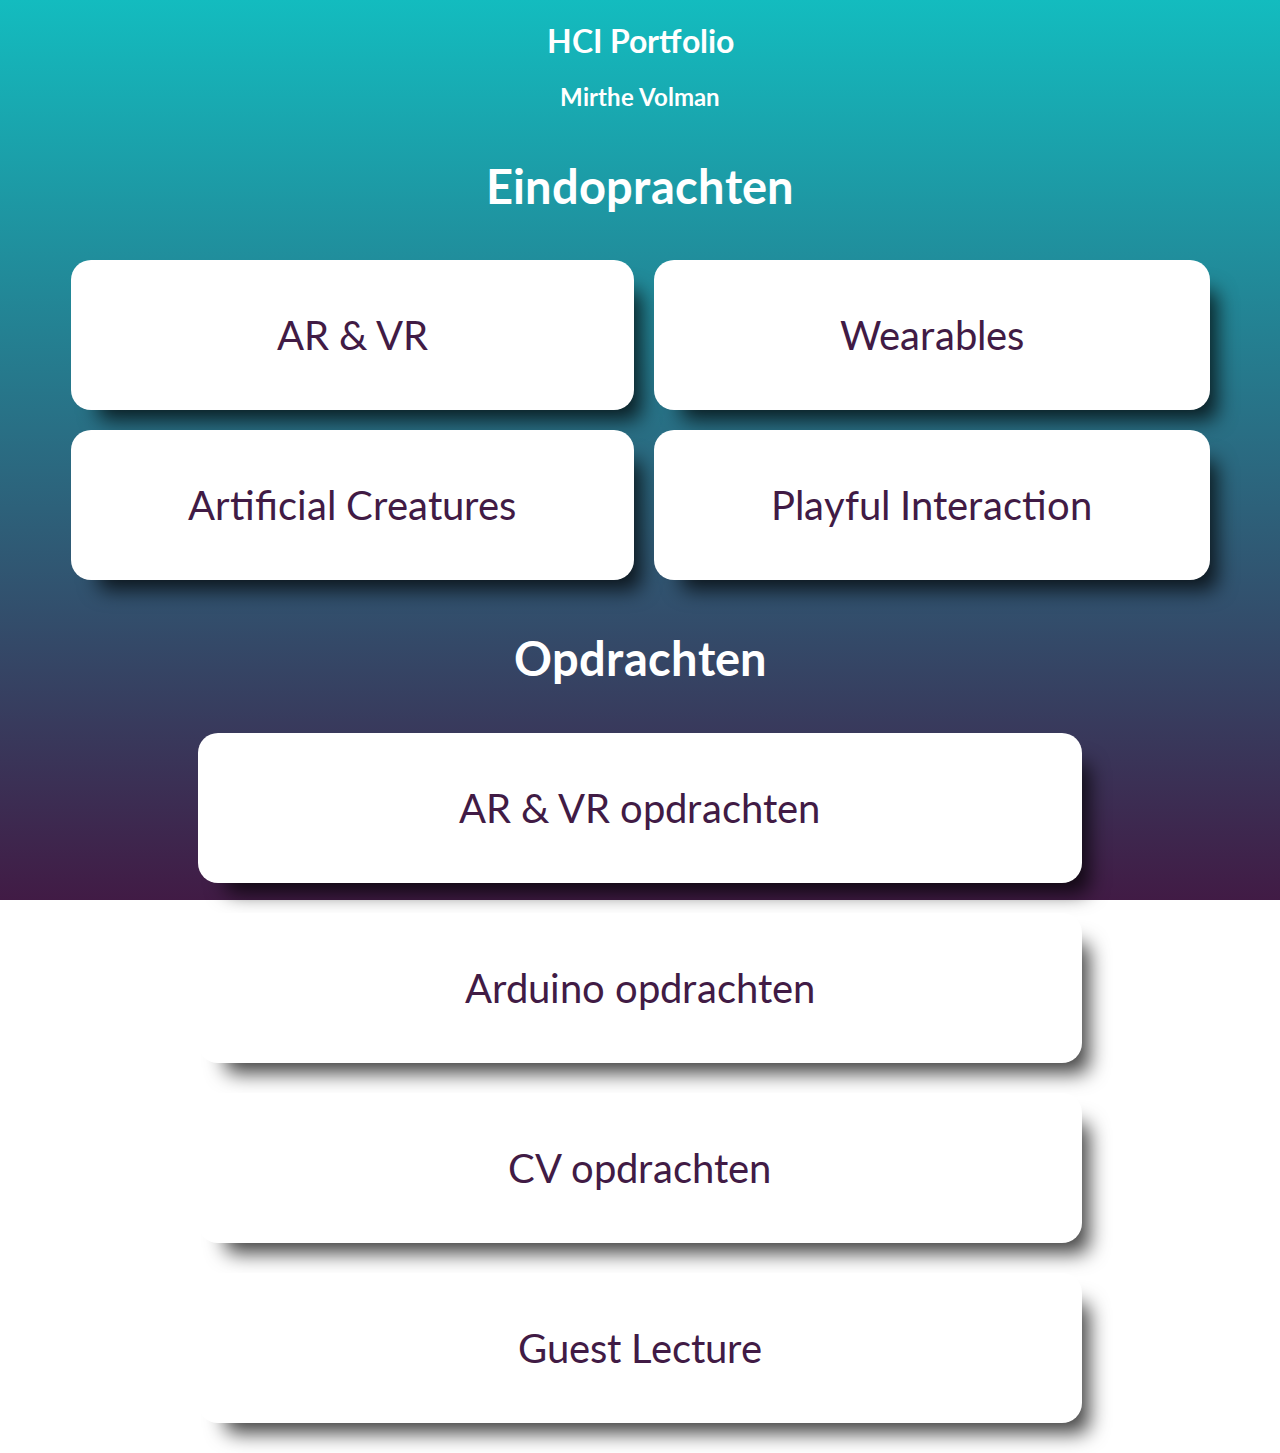
<file: index.html>
<!DOCTYPE html>
<html>
	<head>
		<title>HCI Portfolio Mirthe Volman</title>
		<link rel="stylesheet" type="text/css" href="styles/style.css"/>
		<meta charset="utf-8"/>
		<meta name="viewport" content="width=device-width, initial-scale=1"/>
	</head>
	<body>
		<h1>HCI Portfolio</h1>
		<h2>Mirthe Volman</h2>
		<h3>Eindoprachten</h3>
		<article id="deel1">
			<a href="ARVR/ARVR.html"><div id="ARVR"><p>AR & VR</p></div></a>
			<a href="Arduino/arduino.html"><div id="W"><p>Wearables</p></div></a>
			<a href="Artificial/Artificial.html"><div id="AC"><p>Artificial Creatures</p></div></a>
			<a href="PI/PI.html"><div id="PI"><p>Playful Interaction</p></div></a>
		</article>
		<h3>Opdrachten</h3>
		<article id="deel2">
			<a href="ARVROpdrachten/ARVROpdrachten.html"><div id="ARVRassignment"><p>AR & VR opdrachten</p></div></a>
			<a href="Arduinoopdrachten/Arduinoopdracht.html"><div id="Arduino"><p>Arduino opdrachten</p></div></a>
			<a href="Processingopdr/Processing.html"><div id="CV"><p>CV opdrachten</p></div></a>
		</article>
		<article id="deel3">
			<a href="guest/guest.html"><div id="guest"><p>Guest Lecture</p></div></a>
		</article>
	</body>
</html>
</file>
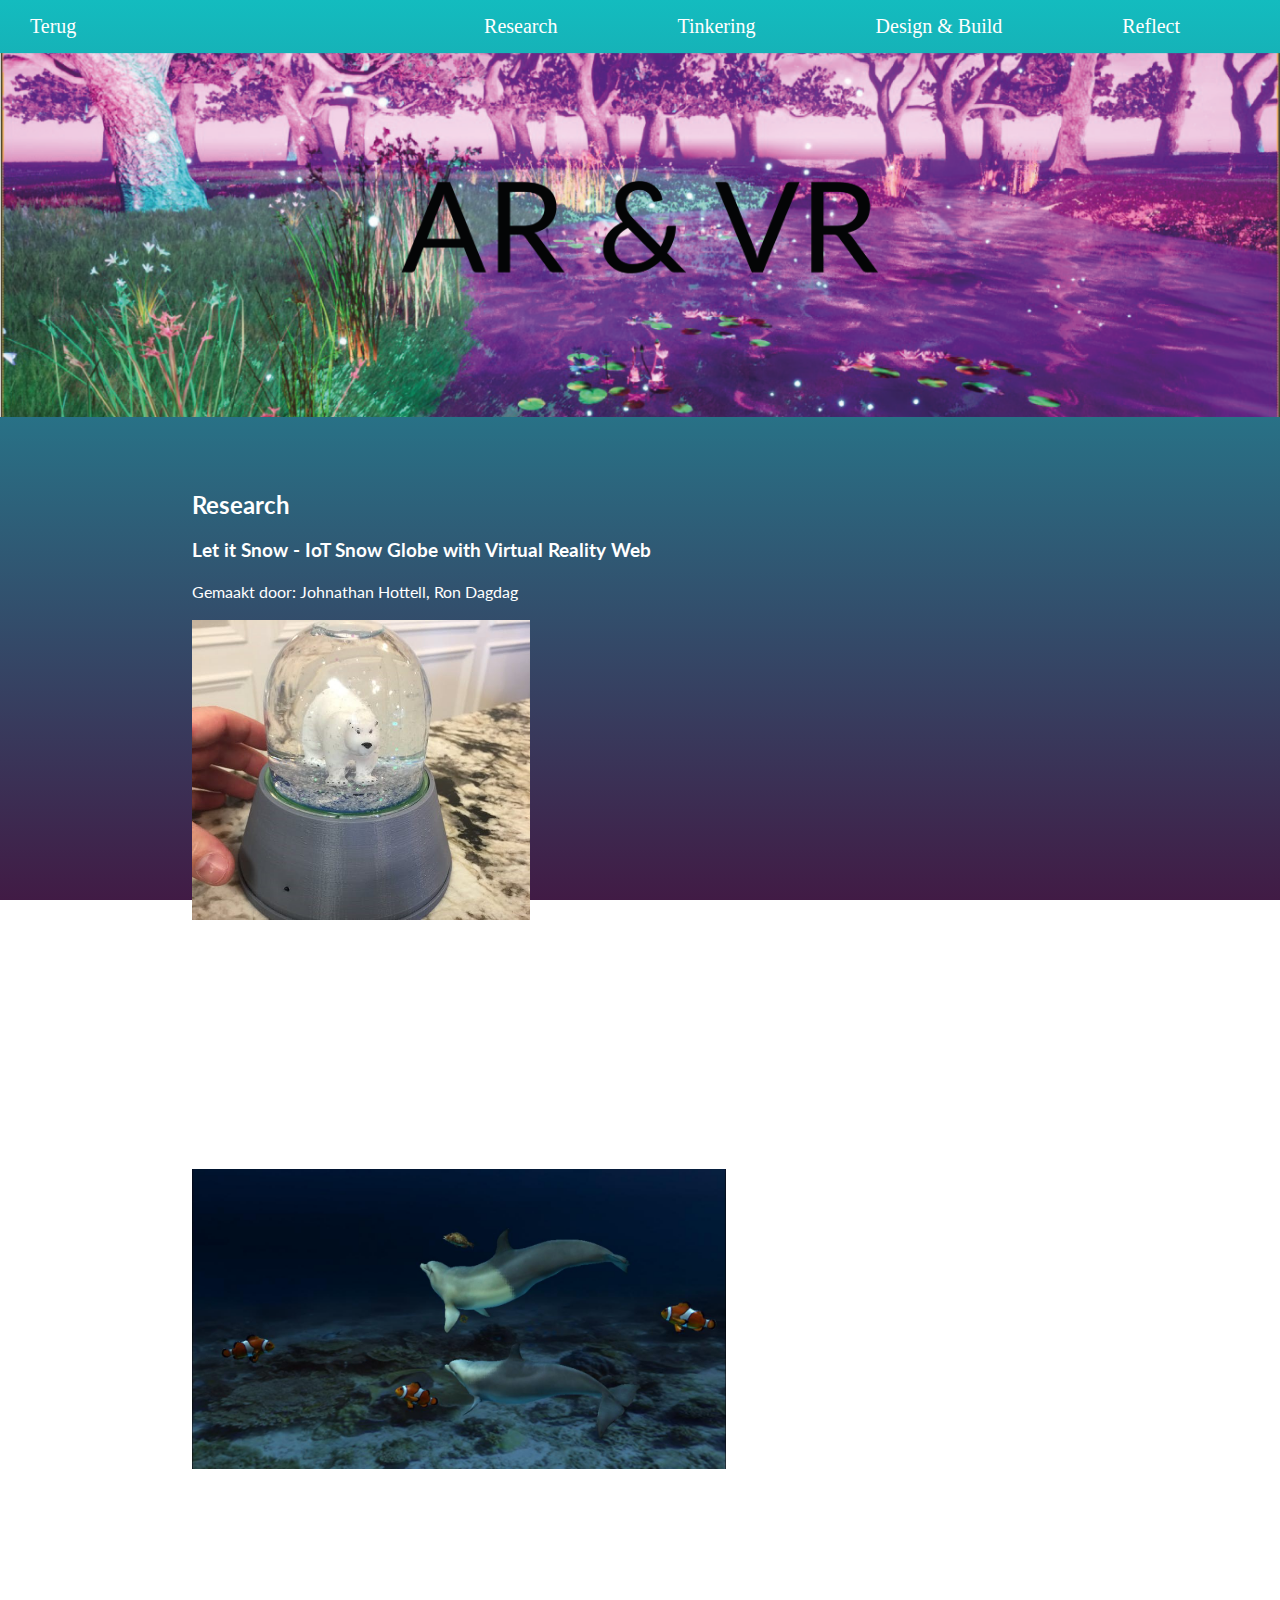
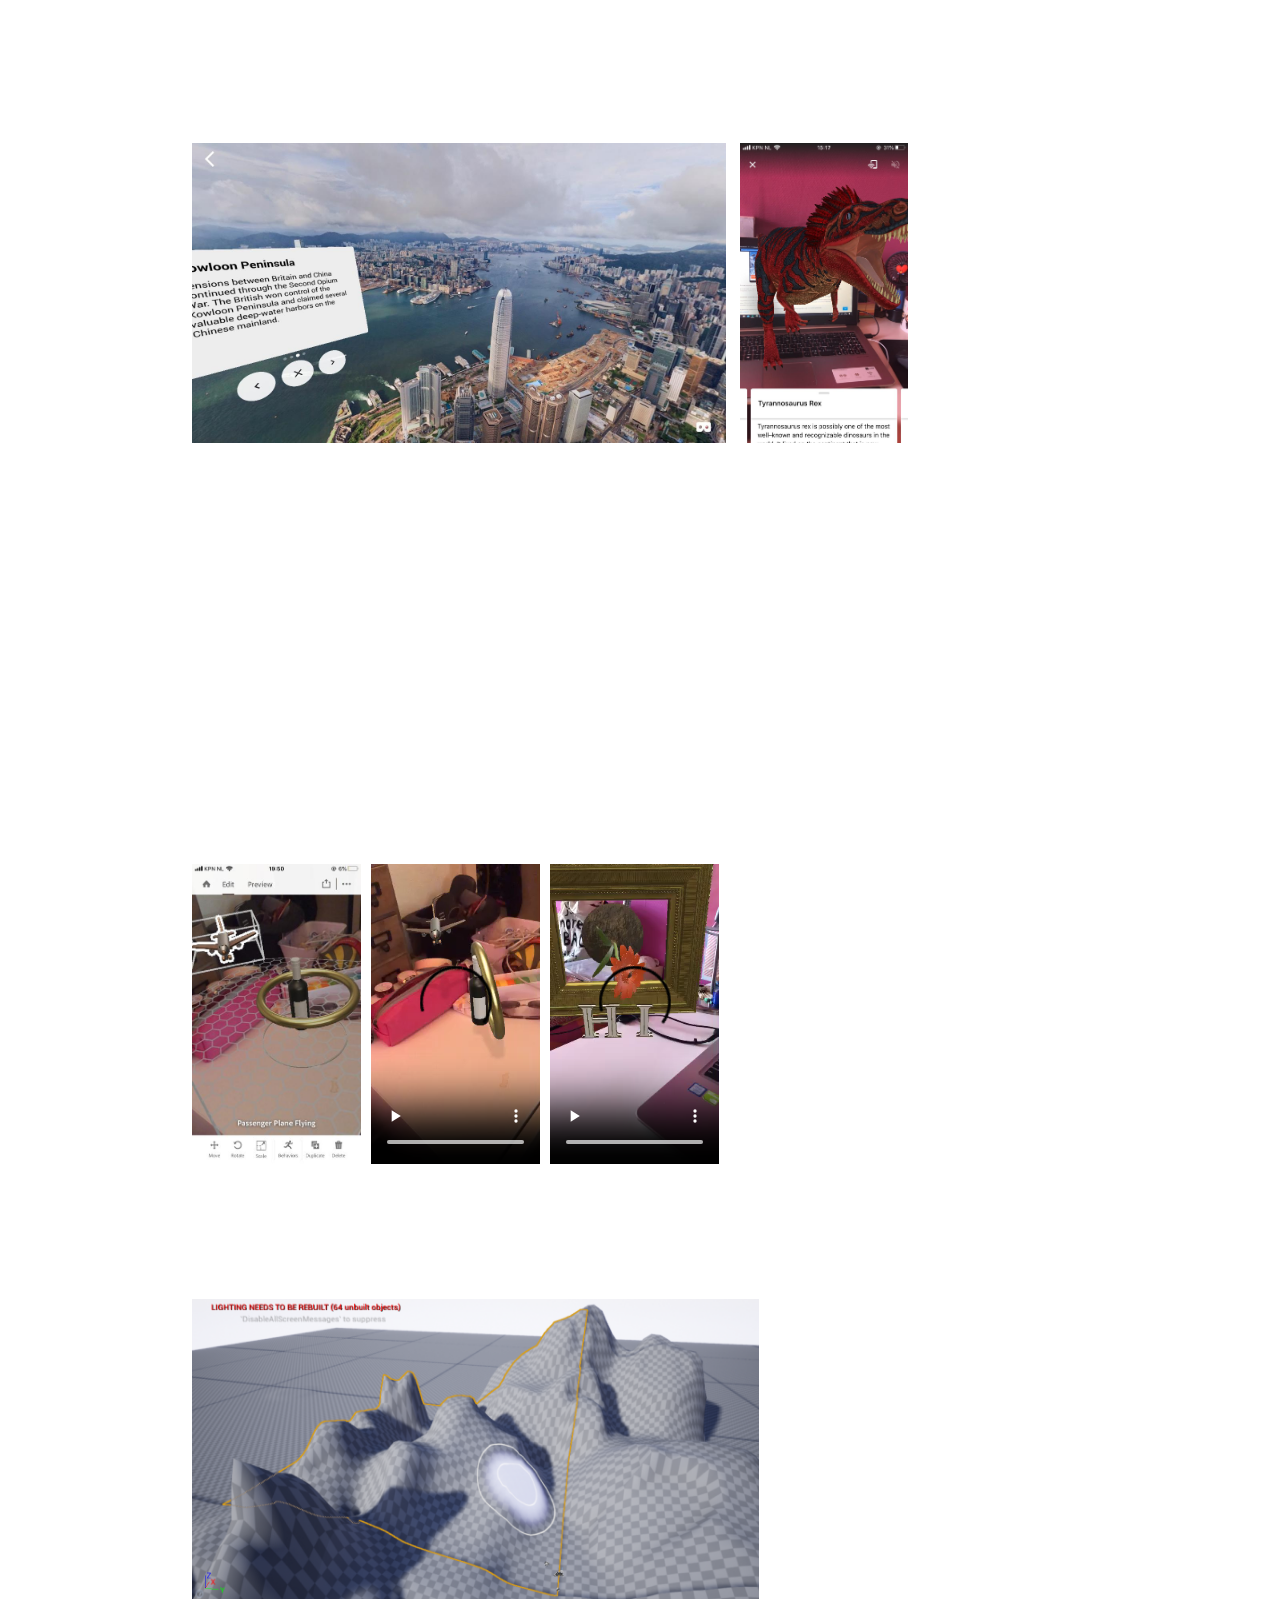
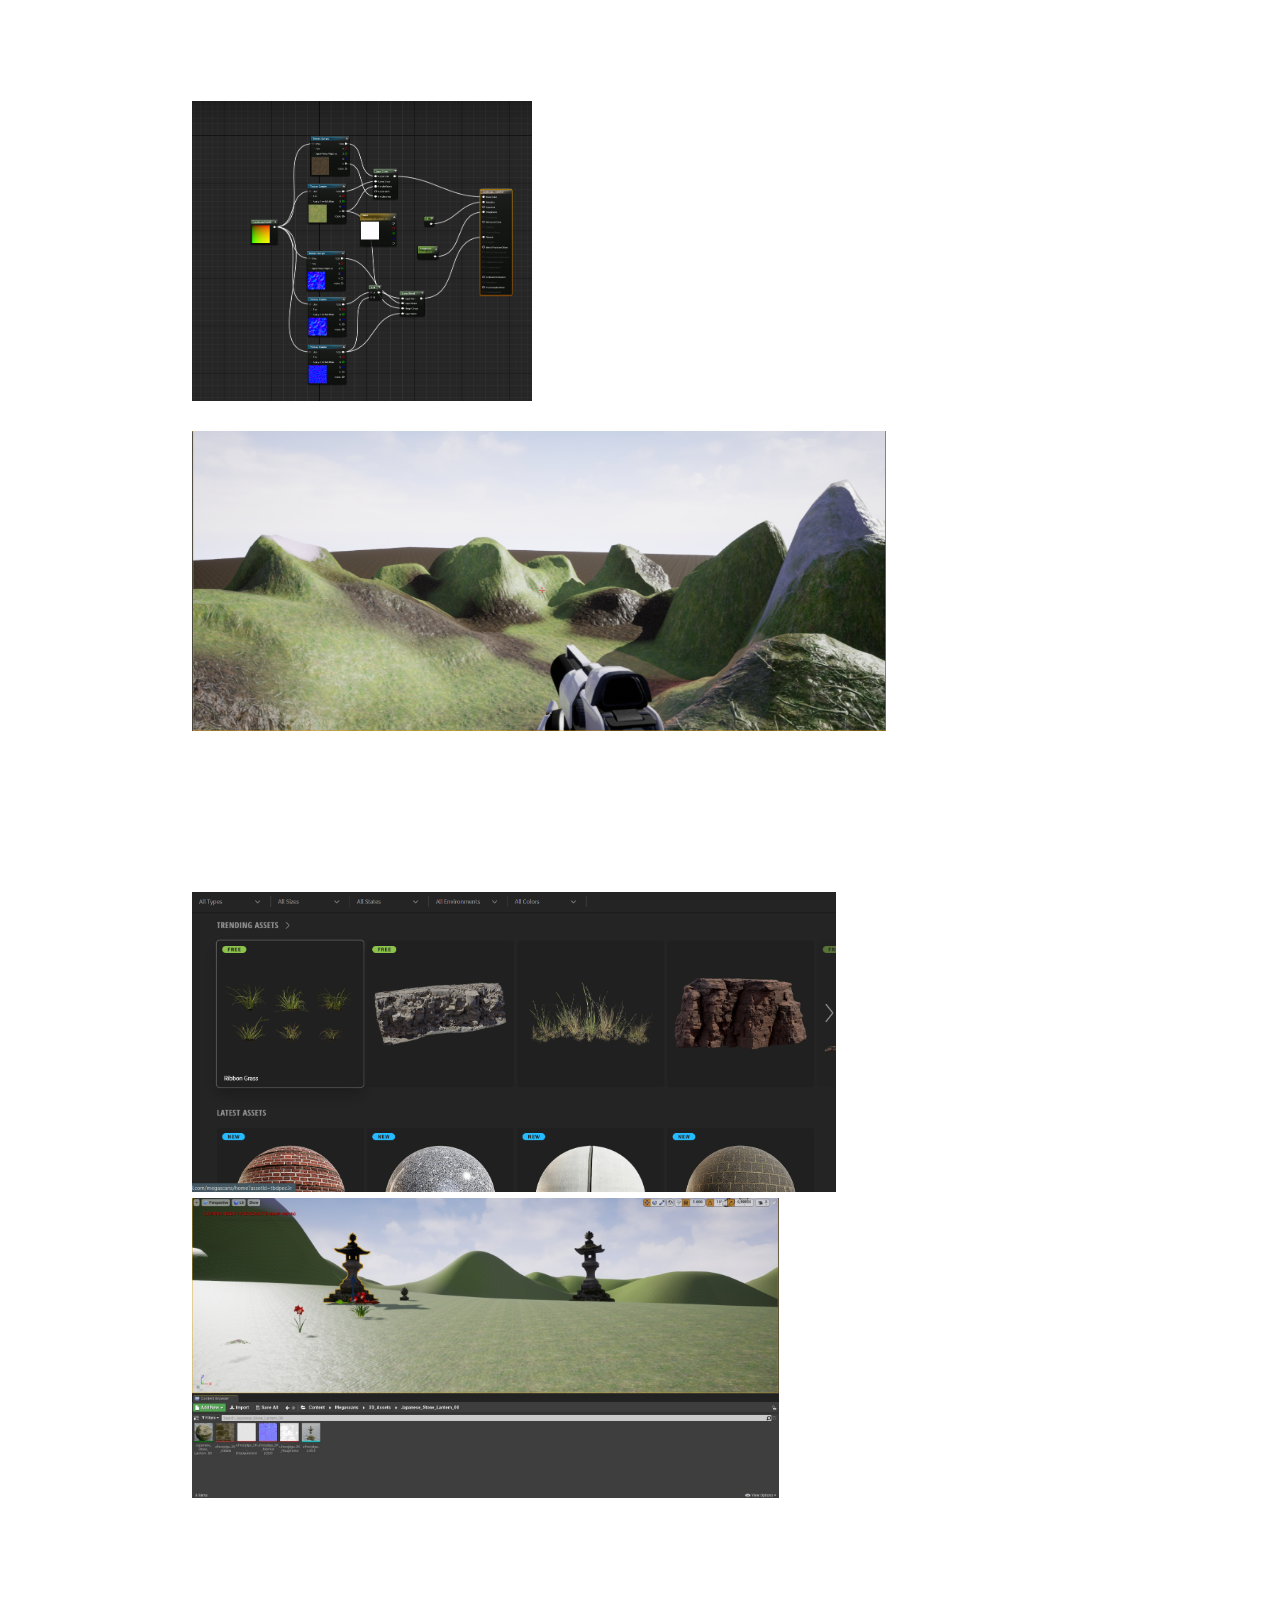
<file: ARVR.html>
<!DOCTYPE html>
<html>
	<head>
		<title>AR & VR</title>
		<link rel="stylesheet" type="text/css" href="styles/opdrachten.css"/>
		<meta charset="utf-8"/>
		<meta name="viewport" content="width=device-width, initial-scale=1"/>
	</head>
	<body>
	 	<nav id="hamnav">
	      <!-- [THE HAMBURGER] -->
	      <label for="hamburger">&#9776;</label>
	      <input type="checkbox" id="hamburger"/>
	 
	      <!-- [MENU ITEMS] -->
	      <div id="hamitems">
	        <a href="#Reflect">Reflect</a>
	        <a href="#Design">Design & Build</a>
	        <a href="#Tinkering">Tinkering</a>
	        <a href="#Research">Research</a>
	        <a href="index.html" id="terug">Terug</a>
	      </div>
	    </nav>
	    <img id="hero" src="images/heroVR.png"/>
	    <main>
	    	<div id="main">
		    	
		    	<h2 id="Research">Research</h2>
		    	<h3>Let it Snow - IoT Snow Globe with Virtual Reality Web</h3>
				<p>Gemaakt door: Johnathan Hottell, Ron Dagdag</p>
	 			<img src="images/snowglobe.jpg">
				<p>De interactie met de sneeuwbol hierboven is gekoppeld aan wat je ziet in VR. Dus als je de sneeuwbol op z’n kop zet, gaat het sneeuwen. Als er een knopje ingedrukt wordt op de sneeuwbol komt er smog in het beeld van degene die het bekijkt in VR. Ik vind de koppeling tussen deze fysieke sneeuwbol en het VR gedeelte erg leuk bedacht. Daarnaast vind ik de boodschap mooi, die met klimaatsverandering te maken heeft.</p>
				<a href="https://youtu.be/XiiHLvMwsl4"> link </a>

				<h3> Aquarium VR</h3>
				<p> Gemaakt door: EON Reality</p>
				<img src="images/EON.png">
				<p>Dit is een app die gewoon in de App Store te vinden is. Eigenlijk zegt de naam van de app het al. Je staat als gebruiker in de zee/aquarium en kan rond kijken naar alle vissen die rond zwemmen. Je hebt als het ware een zaklamp op je hoofd, dus waar je naar kijkt wordt extra uitgelicht. Ik kwam later na het gebruiken van deze app dat er geluid bij zit. Er zit een muziekje onder en een man die wat uitlegt over he dier waar je naar kijkt. Het is best een leuke ervaring, erg relaxend. Ik vind het ook vrij realistisch eruit zien. </p>
				<a href="https://apps.apple.com/nl/app/aquarium-vr/id1053524307"> link </a>

				<h3> Google Expeditions </h3>
				<p>Gemaakt door: Google</p>
 				<img src="images/Hongkong.png"/>
 				<img src="images/dino.png">
				<p>Met google expeditions kan je naar veel verschillende plekken op aarde en rond kijken. Inclusief informatie over de plek waar je bent. Daarnaast kan je in AR verschillende voorwerpen of dieren laten zien. Ik heb het uitgeprobeerd met dinosaurussen. Volgens mij kan je het ook nog koppelen met klassen, zodat iedere leerling hetzelfde ziet. Ik denk dat dit een ontzettende nuttige app kan zijn in het onderwijs, waar je een interactieve les nog leuker kan maken door hiermee te werken. Het is heel informatief.</p>
				<a href="https://edu.google.com/intl/nl/products/vr-ar/expeditions/?modal_active=none">link </a>

		    	<h2 id="Tinkering">Tinkering</h2>
		    	<h3>Aero</h3>
		    	<p>
					Ik zag bij het bestand over deze challenge Adobe Aero staan en aangezien ik een Creative Cloud abonnement heb, is het toch gratis om alles uit te proberen. Dus ik heb het gedownload op mijn telefoon en er gewoon meegespeeld. Het voordeel van Aero is dat het heel simpel is Ik had na twee kleine AR dingen gebouwd te hebben, het wel door hoe het werkte. Het nadeel is, dat er weinig opties zijn. Ik zou hier dus niet mijn eindproduct in willen maken.
				</p>
				<img src="images/Aero1.jpg"><video controls><source src="images/Aero3.mp4" type="video/mp4"></video><video controls><source src="images/Aero2.mp4" type="video/mp4"></video>
		    	<h3>Landscape</h3>
				<p>
					Toen ik bij de fase Tinkering aan kwam, had ik al een idee dat ik een landschap wilde maken in Unreal Engine. Ik vond toen een <a href="https://docs.unrealengine.com/en-US/Engine/Landscape/QuickStart/index.html">tutorial</a>, die veel ins en outs van het maken van landschappen besprak. Het begon met het maken van een heightmap. Dit was eigenlijk gewoon het vormen van bergen, heuvels en kuilen. Ik heb daar verschillende tools voor gebruikt. <br/><img src="images/landscape1.png"><br/>
					Maar dan heb je nog een lege map, zonder enig materiaal erop. Dit ziet er dan nog ongelofelijk kaal uit, dus toen heb ik geleerd hoe je een materiaal maakt. Dit werd ook wel behandeld in de tutorial die we tijdens de workshop gevolgd hebben, maar hier ging het ook over hoe je ‘schildert’ met materialen. Dus ik heb grass, modder en sneeuw gemaakt, zodat er variatie in het landschap zat.<br/>
					<img src="images/landscape2.png">
					<br/>
					En toen was dit het eindresultaat:<br>
					<img src="images/landscape3.png">
		    	</p>
		    	<h3>3D Modellen</h3>
		    	<p>Als laatste, aangezien ik dus van plan was om een landschap te maken, wilde ik wel weten hoe ik 3d modellen moest importeren en hoe ik aan deze modellen kwam. Na wat zoeken op het internet kwam ik op <a href="https://quixel.com/megascans"> Quixel</a>. Quixel is een site met heel veel verschillende 3d modellen die te maken hebben met landschappen. Heel veel bomen, rotsen, bloemen, maar ook beelden en materialen. Ik heb een tutorial gevolgt met hoe ik dingen exporteer vanaf Quixel en hoe ik het in Unreal Engine krijg.<br/>
		    		<img src="images/models1.png"><img src="images/models2.jpg">
		    	</p>
		    	<h2 id="Design">Design & Build</h2>
		    	<p> Mijn VR Experience is een landschap die een vrij dromerig sfeer heeft. Ik heb het gemaakt in Unreal Engine. Het is bedoelt om degene die deze VR experience bekijkt even in een rustige droomwereld weg kan dromen. Er zijn krekels in de achtergrond te horen en het is vooral een mooie omgeving.
				Mijn VR Experience sluit aan op VR, omdat de gebruiker helemaal ‘weg’ kan zijn in het landschap dat ik gemaakt heb. Tuurlijk zou je het ook kunnen bekijken als een normale game op de computer, maar dan wordt het helemaal onderdompelen in een droomwereld moeilijker, omdat de gebruiker dan sneller afgeleid wordt door andere dingen buiten de game.</p>
				<a href="https://youtu.be/HZy6Lp1wScc">Bekijk hier het filmpje!</a>

		    	<h2 id="Reflect">Reflect</h2>
				<p>Ten eerste vond ik het heel erg gaaf om zoiets te maken. Ik zag er in het begin best tegen op, omdat het werken met Unreal Engine erg ver van me ligt, omdat ik zelf niet echt games speel. Ik had geen idee hoe ik in vredesnaam in een korte tijd zo’n experience zou gaan maken. Ik vond het in het begin ook vrij technisch en snapte er niet heel veel van, maar uiteindelijk snapte ik unreal engine steeds beter en ging het maken van de experience ook veel sneller, en begon het steeds leuker te vinden. Ik ben nu best trots op het werk wat ik nu heb geleverd, dus voor de volgende keer moet ik iets minder snel tegen iets op zitten, want uiteindelijk lukt het wel.<br/>
				Ik denk dat we VR en AR steeds meer zullen gaan zien, dus ik denk als interaction designers het best belangrijk is om iets te weten van deze nieuwe technologieën. Tijdens de concept fase van andere projecten heb ik al meerdere keren meegemaakt dat er een idee komt wat te maken heeft met AR of VR. 
				</p>
	  	 	 </div>
	    </main>
	</body>
</html>
</file>
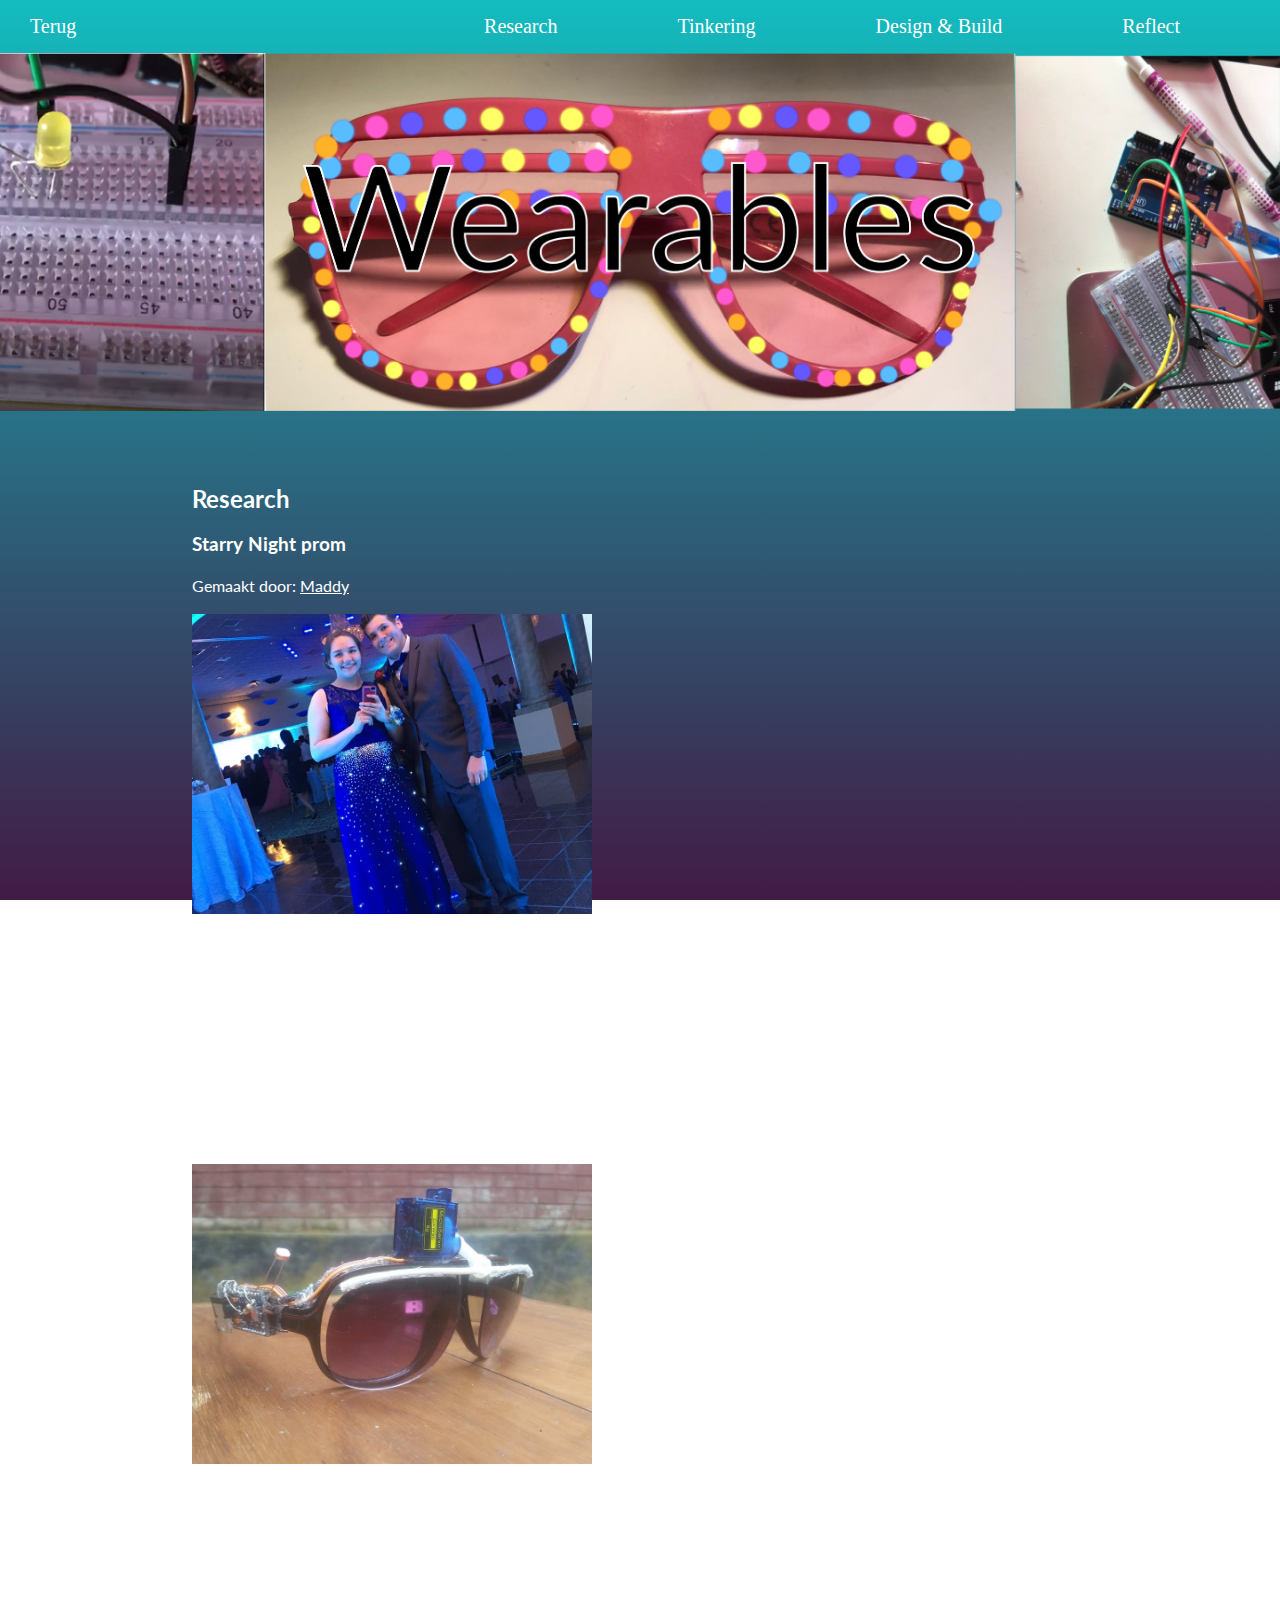
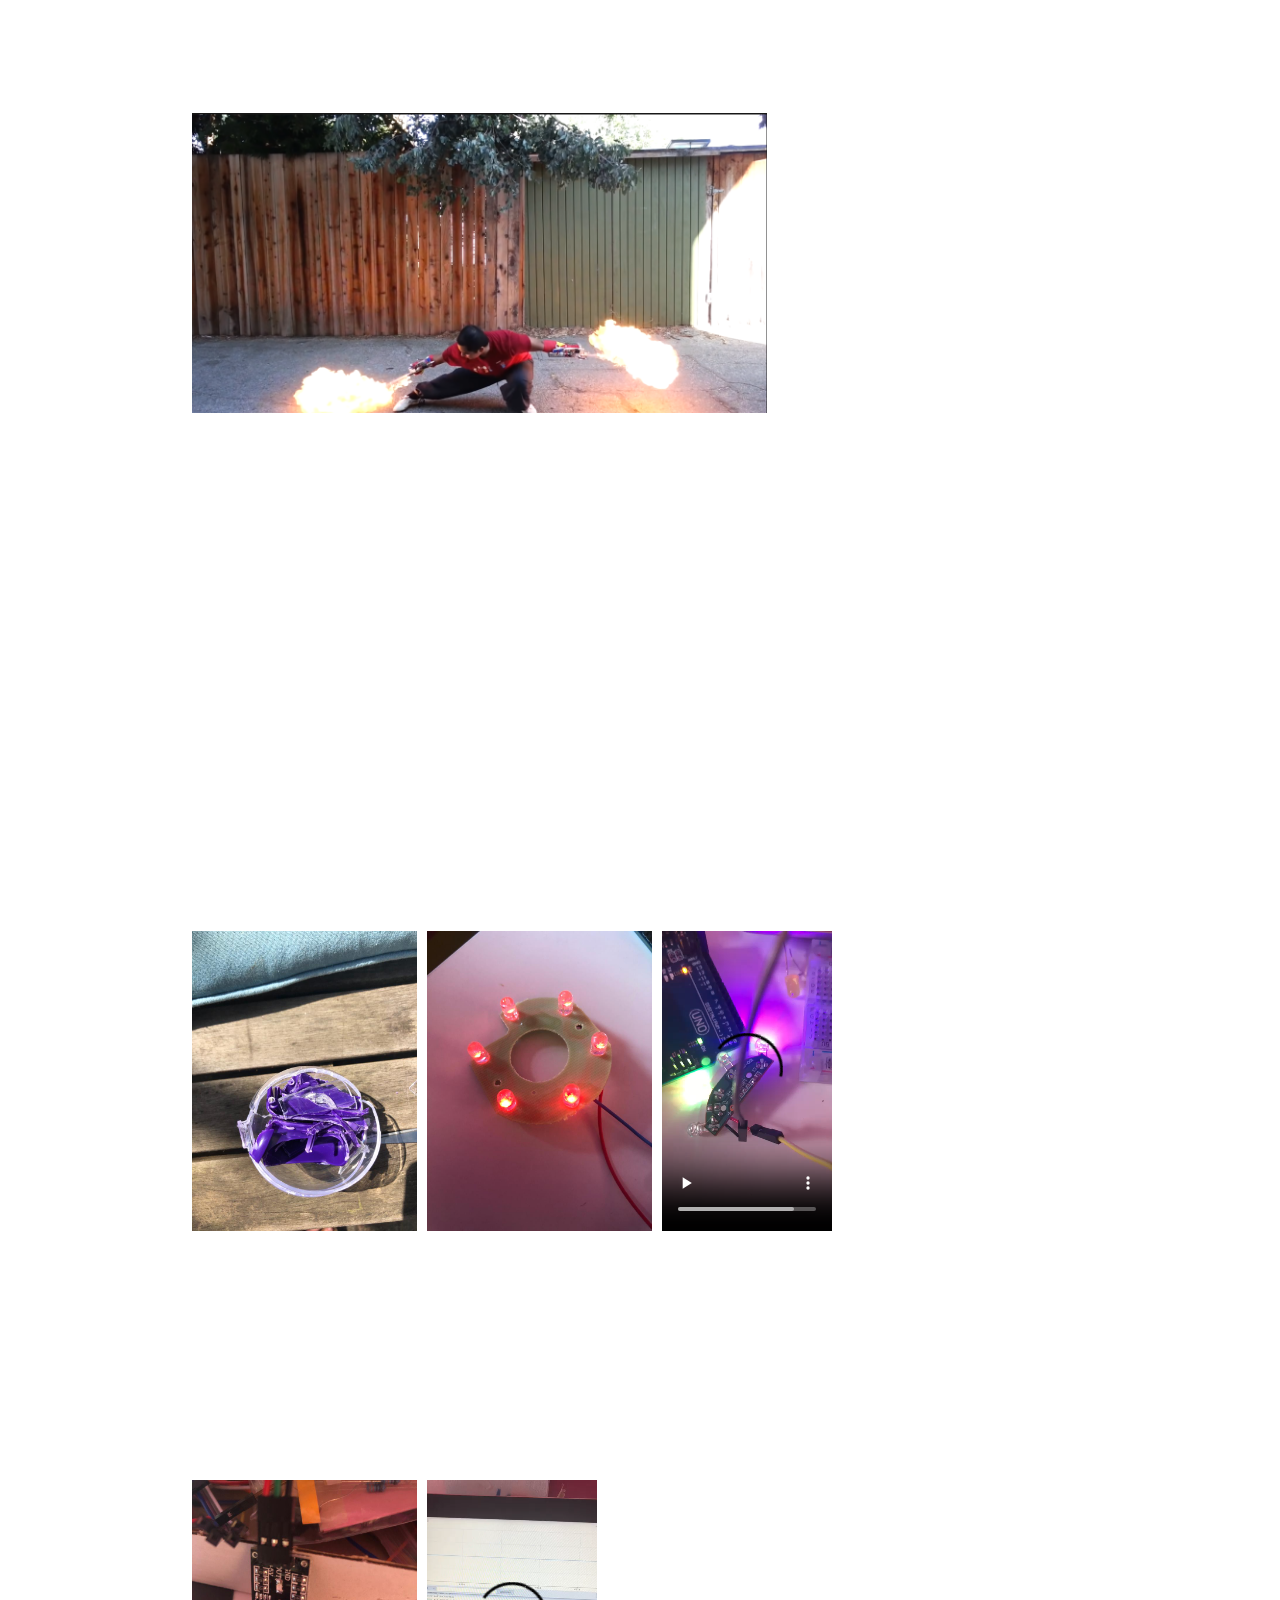
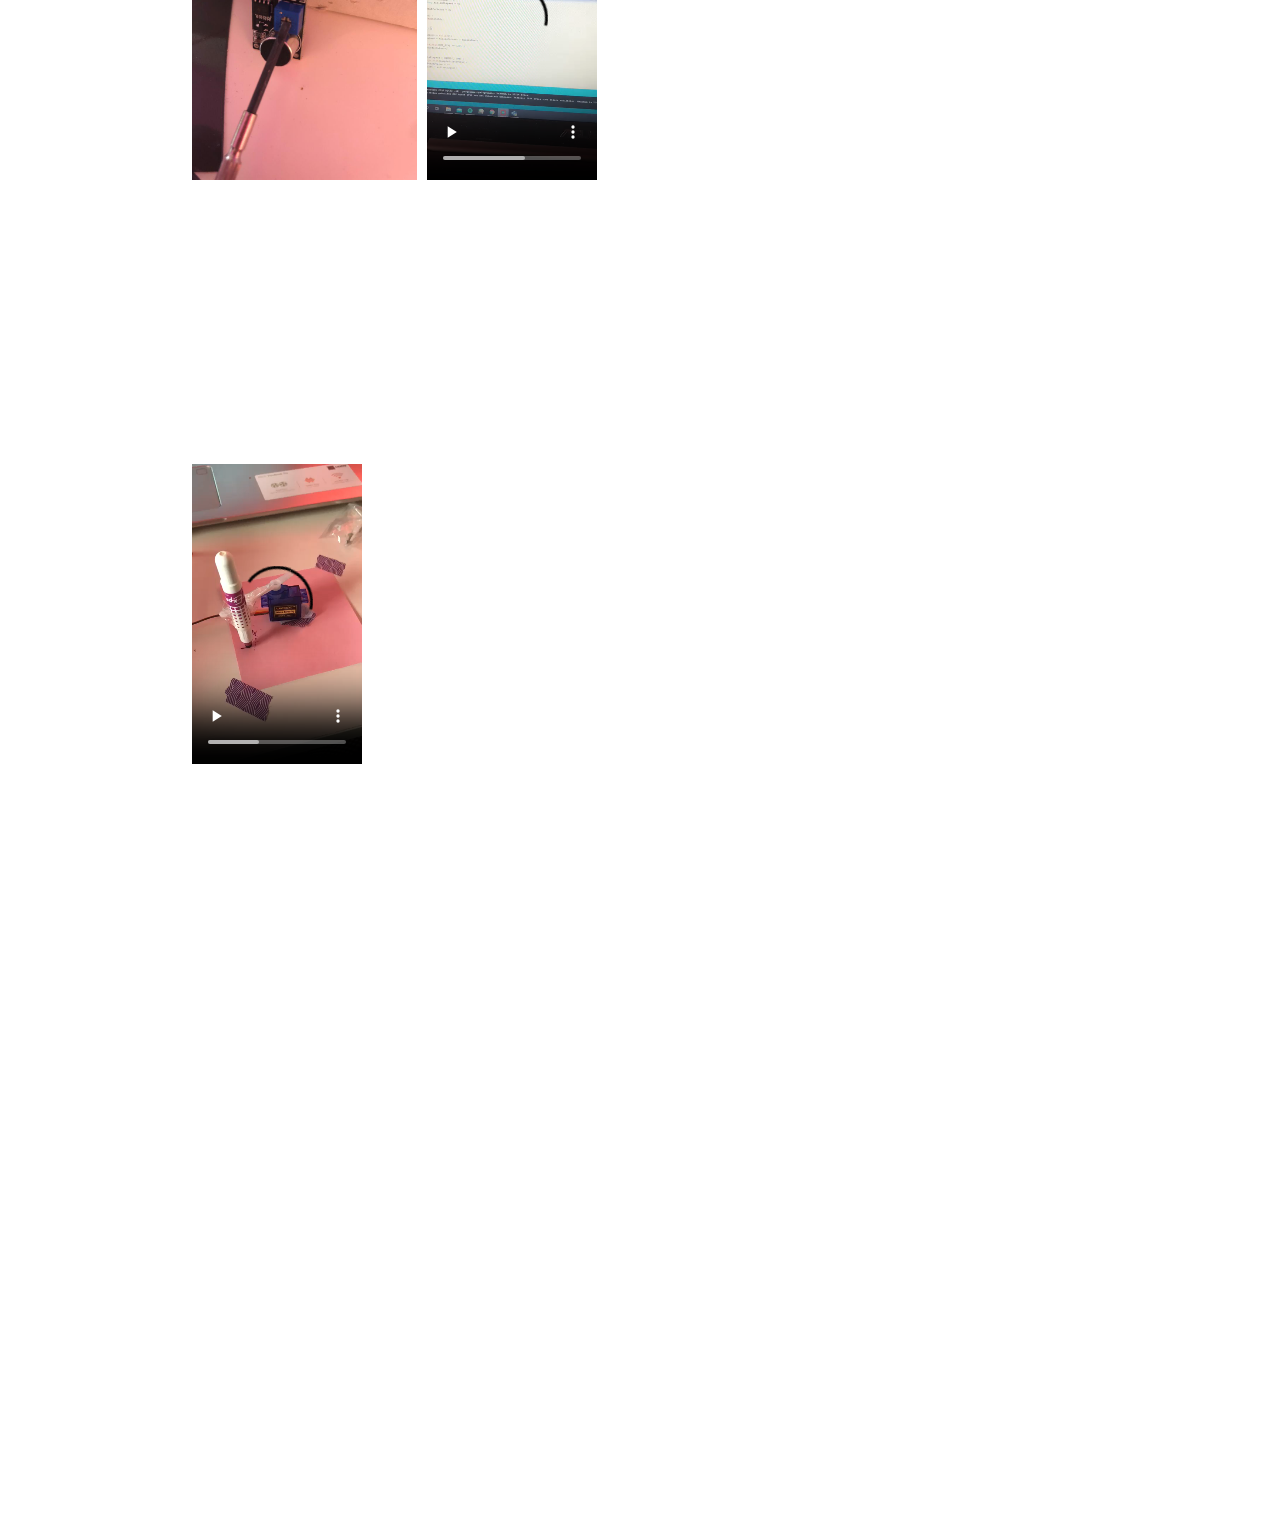
<file: Arduino/arduino.html>
<!DOCTYPE html>
<html>
	<head>
		<title>Wearables</title>
		<link rel="stylesheet" type="text/css" href="styles/opdrachten.css"/>
		<meta charset="utf-8"/>
		<meta name="viewport" content="width=device-width, initial-scale=1"/>
	</head>
	<body>
	 	<nav id="hamnav">
	      <!-- [THE HAMBURGER] -->
	      <label for="hamburger">&#9776;</label>
	      <input type="checkbox" id="hamburger"/>
	 
	      <!-- [MENU ITEMS] -->
	      <div id="hamitems">
	        <a href="#Reflect">Reflect</a>
	        <a href="#Design">Design & Build</a>
	        <a href="#Tinkering">Tinkering</a>
	        <a href="#Research">Research</a>
	        <a href="../index.html" id="terug">Terug</a>
	      </div>
	    </nav>
	    <img id="hero" src="../images/heroWearables.png"/>
	    <main>
	    	<div id="main">
		    	
		    	<h2 id="Research">Research</h2>
		    	<h3>Starry Night prom</h3>
				<p>Gemaakt door: <a href="https://create.arduino.cc/projecthub/Maddy">Maddy</a></p>
	 			<img src="../images/promdress.jpg">
				<p>Ik vond dit een heel gaaf project om te zien. Dit is een gala jurk met lichtjes erin. Ik vind het een heel origineel idee om zo uniek te zijn op je gala en vooral dat het zelf gemaakt is. De lichtjes hebben verschillende patronen en ik vind het heel erg leuk om te zien hoe elegant het is. Vaak zijn zelf gemaakte wearables heel technisch en ingewikkeld qua uiterlijk. Het heeft natuurlijk niet een andere functie dan dat het er gewoon heel mooi uitziet, maar dat maakt niet uit.</p>
				<a href="https://create.arduino.cc/projecthub/Maddy/starry-night-prom-2eb206?ref=tag&ref_id=wearables&offset=15"> link </a>

				<h3> SunGlass-BOT [An Automated Pair of Sunglasses]</h3>
				<p> Gemaakt door:<a href="https://create.arduino.cc/projecthub/ashraf_minhaj">ashraf_minhaj</a></p>
				<img src="../images/sunglass.jpg">
				<p>Dit is een bril waar automatisch het zonnebril gedeelte naar beneden klapt als het te licht wordt. Eigenlijk beschermt het je eigen als er te veel zon is. Ik vind het een geestig idee ook al ziet het er niet super praktisch uit, aangezien de servomotor enzo best groot is. Ik vind het alsnog leuk bedacht, vooral hoe er gebruikt wordt gemaakt van dingen die je gewoon kan kopen in de winkel in combinatie met Arduino. </p>
				<a href="https://create.arduino.cc/projecthub/ashraf_minhaj/sunglass-bot-an-automated-pair-of-sunglasses-bdd1b6?ref=tag&ref_id=wearables&offset=40"> link </a>

				<h3> Punch Activated Arm Flamethrowers (Real Firebending) </h3>
				<p>Gemaakt door: Allen Pan</p>
 				<img src="../images/firebend.png"/>
				<p>Dit is een project waarbij je vuur kan stoten. De arduino meet de stoot beweging en dan komt er vuur. Het is geïnspireerd op de serie Avatar: legende van Aang waar sommige karakters vuur kunnen beheersen.  Ik had echt niet verwacht dat er zulke projecten gemaakt konden worden met arduino. Ik vind het heel gaaf. Dit is zeker een wearable die goed zou passen tijdens het maken van een film, dan hoeft het niet geëdit te worden, maar kan je gewoon echt met vuur ‘spelen’.</p>
				<a href="https://create.arduino.cc/projecthub/Advanced/punch-activated-arm-flamethrowers-real-firebending-95bb80?ref=search&ref_id=wearable&offset=128">link </a>

		    	<h2 id="Tinkering">Tinkering</h2>
		    	<h3>Lampjes</h3>
		    	<p>
					In de kit die we van school hebben aangeschaft, zitten alleen maar rode, groene, en gele lampjes bij. Dat vond ik best saai. Ik weet dat je online ook andere kleuren lampjes kan kopen, maar ik wilde graag wat anders proberen. Ik ben naar de stad gegaan en heb twee dingen van speelgoed gekocht, waar LED-lampjes in zaten die van kleur veranderen. Ik heb het uit elkaar gehaald, met wat geweld. En kwam uiteindelijk bij de lampjes. Ik probeerde het eerst gewoon aan te sluiten op het breadboard, maar dat werkte niet. Ik heb toen een male-to-female draadje gepakt en de draadjes van de lampjes daar op aan gesloten. Ik was eerst van plan om de lampjes van kleur te laten te veranderen, maar na ik het had gevraagd op een forum of dat mogelijk was, heb ik dat toch maar opgegeven. Het was zeer ingewikkeld zoals ik begrepen heb. Wel ben ik er achter gekomen dat de lampjes rood zijn als ik weerstand er tussen doe, en zonder weestand het gewone disco patroontje volgen.
				</p>
				<img src="../images/kapot.jpg" title="De restanten van het gesloopte speelgoed"><img src="../images/roodlamp.jpg" title="Lampje met weerstand"><video controls><source src="../images/Discolichtjes.mp4" type="video/mp4" title="disco zonder weerstand"></video><br/>
					<a href="../Arduinocode/light">Mijn code</a>
		    	<h3>Geluidsensor</h3>
				<p>
					Ik heb een soundsensor online besteld, omdat het me leuk lijkt om iets te maken dat reageert op geluid. Ik had eigenlijk niet een idee hoe ik hier mee moest beginnen en tutorials online hadden vaak een andere soundsensor dan degene die ik heb aangeschaft. Ik heb er namelijk één met drie pinnen, en er is er ook één met vier pinnen. Na veel hebben gezocht, kwam ik er uiteindelijk uit hoe ik het moest aansluiten. Ik heb het zo aangesloten dat als er geluid is, dat je de geluidsgolven ziet op de serial plotter.
					Eerst deed de sensor het vrij slecht. Ik moest heel veel geluid maken voordat het opgepakt werd. Toen ik bezig was met het de design & build kwam ik er achter dat je dit dus kan instellen op je sensor, hoe gevoelig de sensor moet zijn. Dit is een zeer precies werkje, dus ben daar niet erg veel mee bezig geweest tijdens de tinkering fase.
					<br/>
					<img src="../images/geluidinstellen.jpg" title="De potentiometer, waar ik de geluidsgevoeligheid kon instellen"><video controls><source src="../images/Geluidgolf.mp4" type="video/mp4" title="disco zonder weerstand"></video>
		    	</p>
		    	<a href="../Arduinocode/soundsensor">Mijn code</a>
		    	<h3>Tekenen met Servomotor</h3>
		    	<p>Ik had het idee, aangezien de servomotor draait, dat je als je er een pen aanhangt, dat je dan een mooie cirkel kan tekenen. Ik dacht dus dat dit best simpel zou zijn. Dat vond ik uiteindelijk best tegenvallen. De propellertjes die bij de servomotor zaten waren namelijk te klein. De pen zou dan tegen de servomotor zelf aankomen als ik het daar aan hing. Dus ik heb twee propellertjes aan elkaar geplakt met tape en dan de pen ook met tape eraan vast. De pen werkte dus niet, want je moet best veel druk zetten wil de pen werken en dat doet de servomotor niet. Dus ik heb een klein stiftje eraan geplakt. Dit ging ook niet lekker want ik had het niet goed vast geplakt, dus vloog de tweede propeller over mijn bureau. Na dit allemaal goed vast te plakken, inclusief de servomotor aan het papier, werkte mijn plan, voor letterlijk drie rondjes, maar het is gelukt.<br/></p>
		    		<video controls><source src="../images/Servomotor.mp4" type="video/mp4" title="disco zonder weerstand"></video><br/>
		    	<a href="../Arduinocode/Servo">Mijn code</a>
		    	<h2 id="Design">Design & Build</h2>
		    	<p> De wearable die ik uiteindelijk ontworpen heb is een partybril. In deze partybril zitten lichtjes die knipperen op het geluid van de muziek. Er zit dan een sensor in de bril die het geluid opvangt en de lichten gaan knipperen op basis van hoeveel geluid er binnen komt. Als de bril goed ingesteld is, gaan de lichtjes knipperen op de beat van de muziek.
				Dit project heeft met Arduino te maken, omdat het letterlijk gemaakt is met een Arduino, daarnaast past het ook bij het onderwerp van wearable omdat het bedacht is als partybril en een bril kan je dragen.
				</p>
				<a href="https://www.youtube.com/watch?v=D1bTksU9Tyo">Bekijk hier het filmpje!</a><br><br>
				<a href="../Arduinocode/Codebril.txt">Mijn code</a>
		    	<h2 id="Reflect">Reflect</h2>
				<p>Ik persoonlijk denk dat (electronische) wearables steeds groter worden in de toekomst, maar ik vind het ook wel moeilijk om dat te bepalen. Aangezien een paar jaar terug, toen de Apple Watch uitkwam, dacht ik zelf ook dat in de nabije toekomst iedereen een smartwatch zou hebben en dat is op dit moment ook nog niet zo. Toch wordt technologie door de jaren heen steeds kleiner, dus dat het uiteindelijk in wearables verwerkt gaat worden verbaasd me niks.<br/>
				Ik ben best tevreden over mijn eindproduct. Het werkt zoals ik in gedachte had. Ik vind het jammer dat ik het niet echt op de bril kan laten zien, maar de lampjes, de sensor en de arduino zijn gewoon te groot. Ik wilde eerst dat de lampjes verschillende patronen aannemen op het geluid, maar dat werkte niet voor mij. De sensor maakte geen onderscheid tussen hoge en lage tonen, dus daar kon ik niet mee spelen.<br> 
				Ik heb veel tijd besteed aan het instellen van hoe gevoelig mijn geluidsensor moet zijn. Als ik het te ver zette, reageerde de sensor continu zelfs als ik zelf niks hoorde, maar als de gevoeligheid te laag was, reageerde de sensor juist op niks. De grens was zeer klein. Ik vind het werken met arduino erg lastig en begrijp er zelfs nu nog steeds vrij weinig van, maar met behulp van tutorials ben ik er uit gekomen. Als het lukt met Arduino vind ik het wel een stukje leuker.


				</p>
	  	 	 </div>
	    </main>
	</body>
</html>
</file>
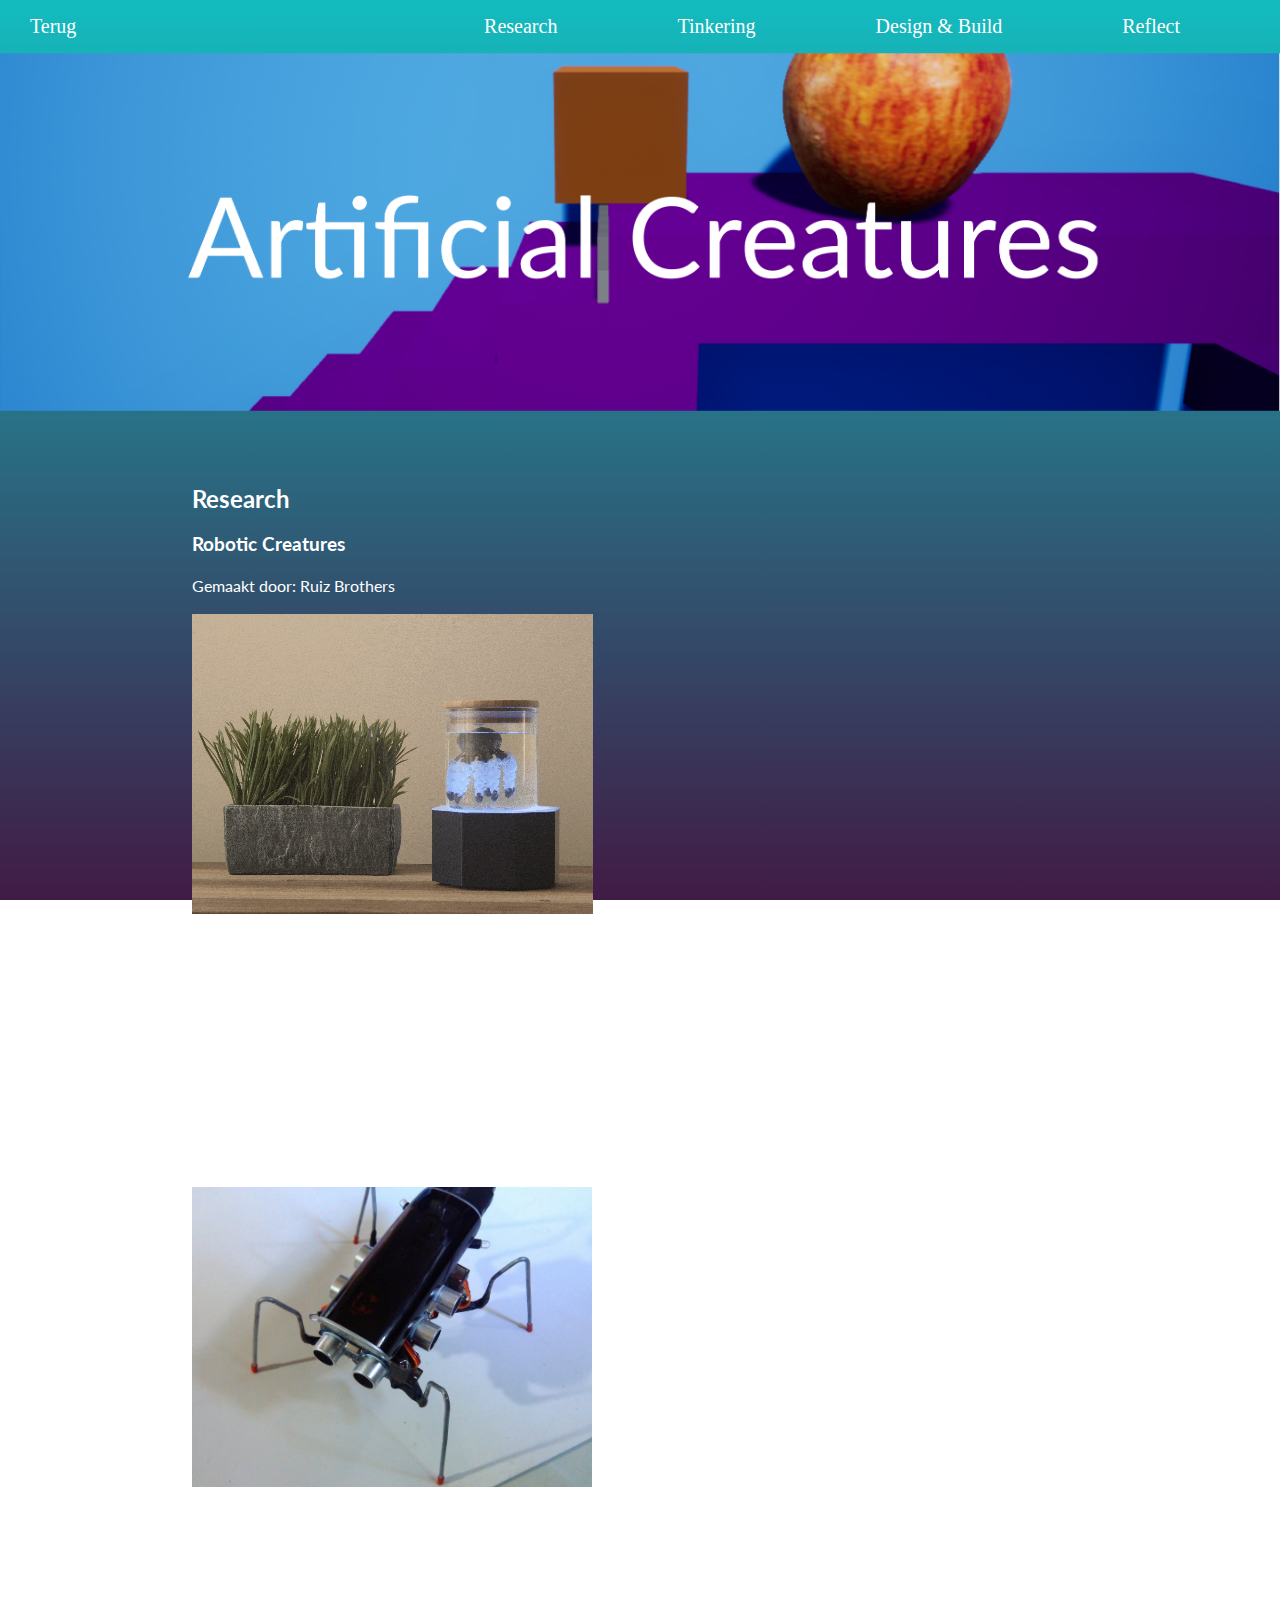
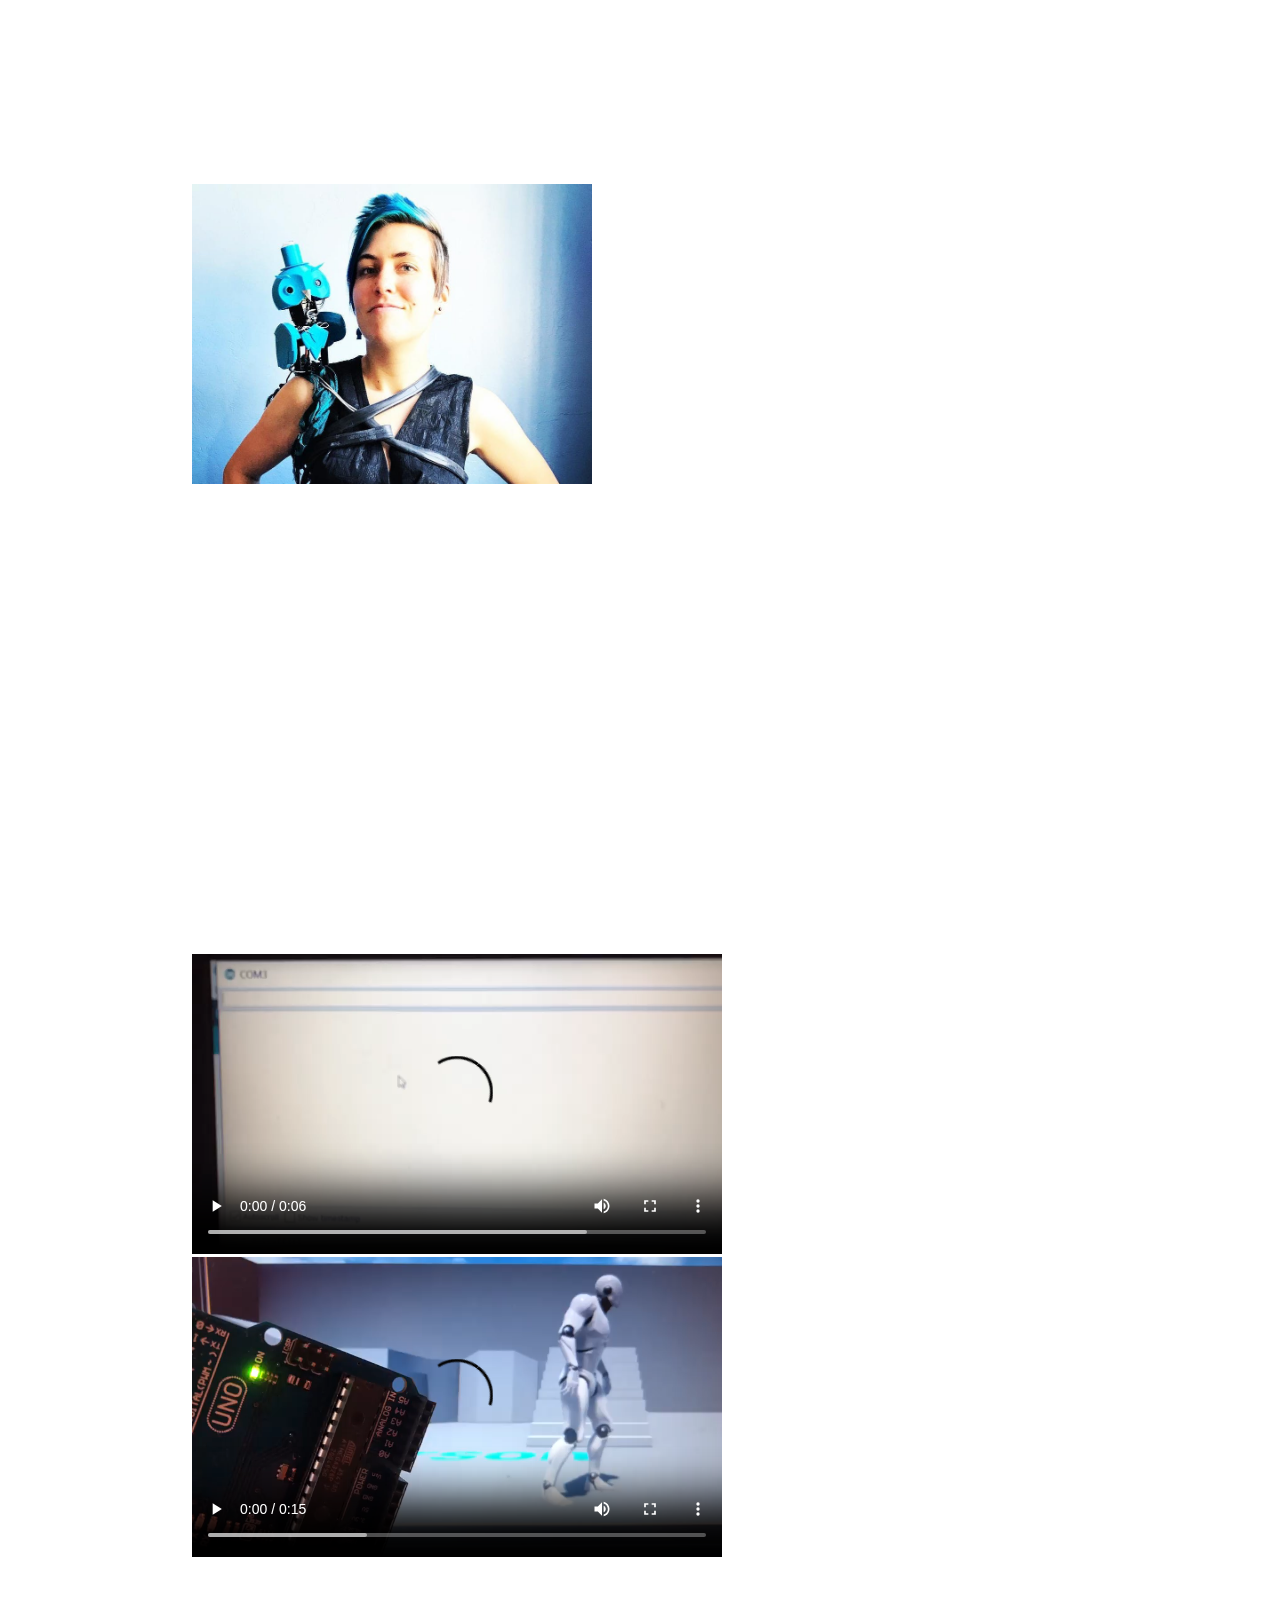
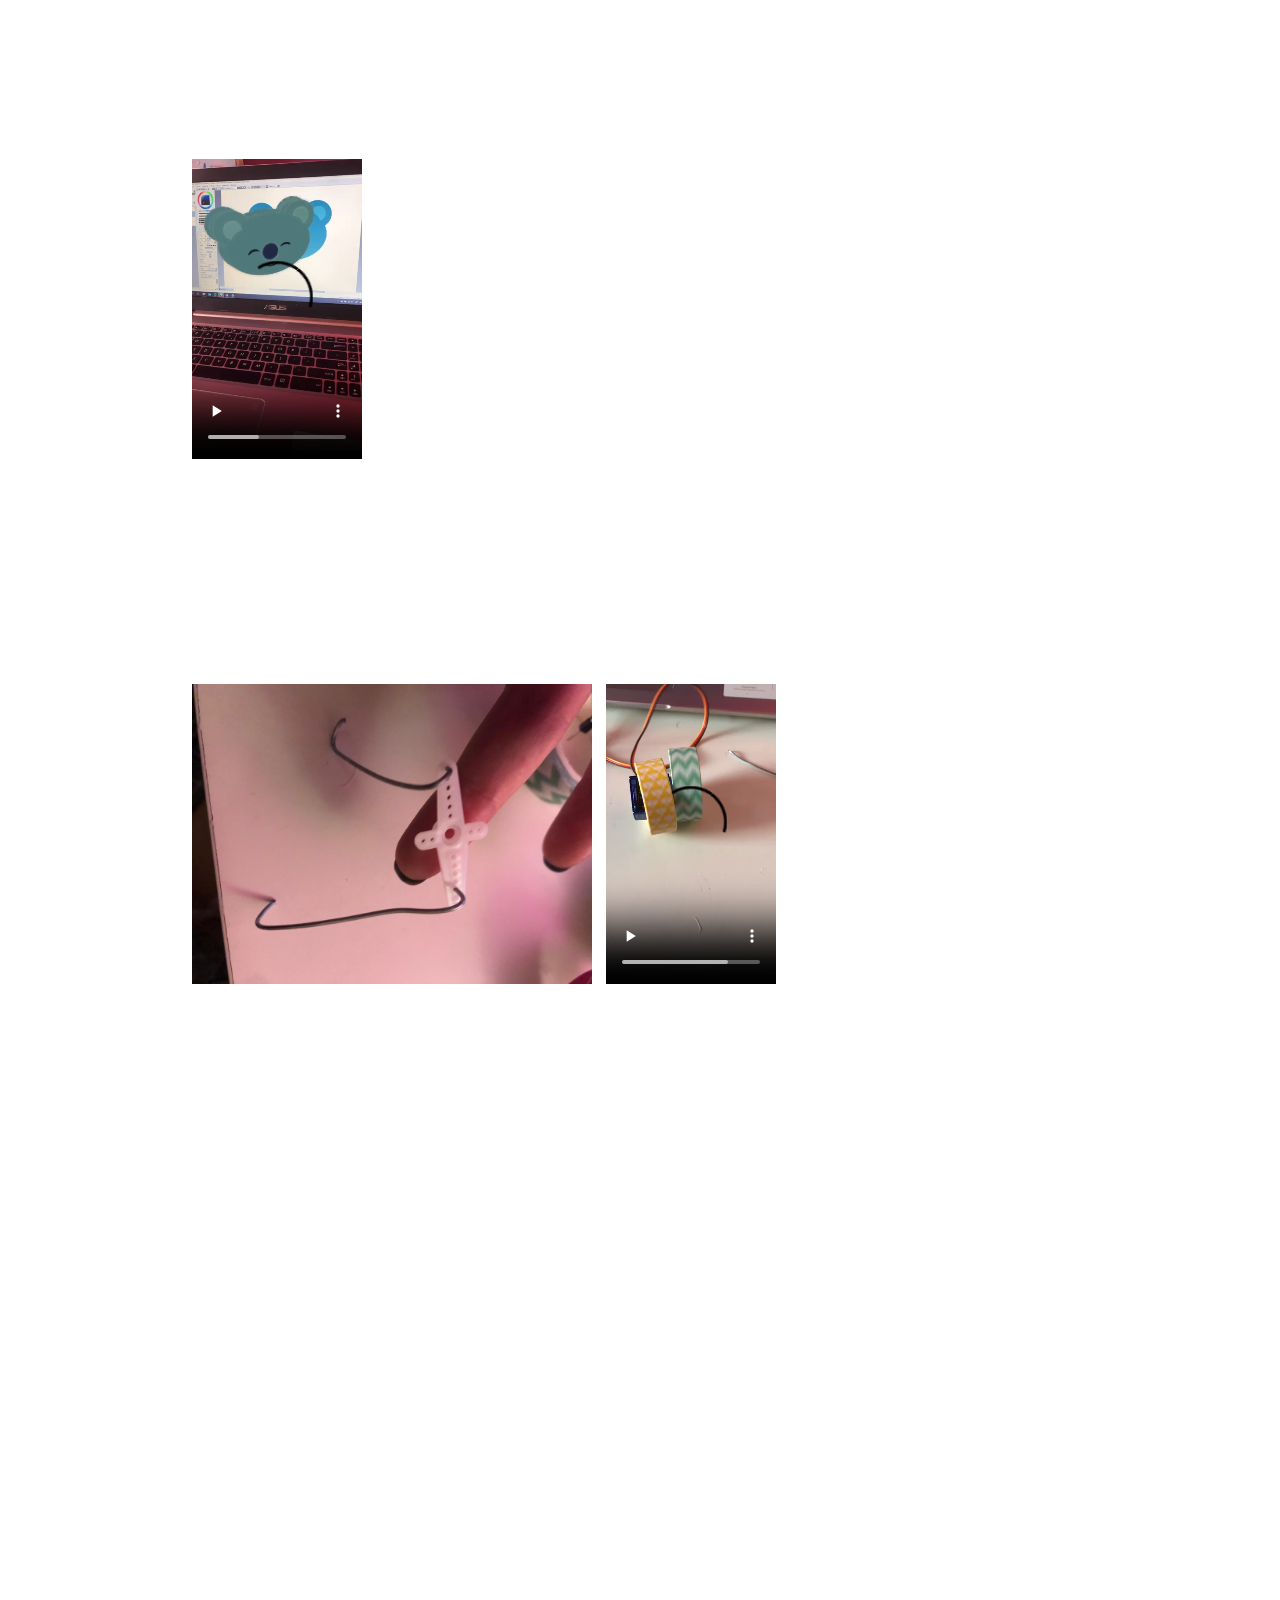
<file: Artificial/Artificial.html>
<!DOCTYPE html>
<html>
	<head>
		<title>Artificial Creatures</title>
		<link rel="stylesheet" type="text/css" href="styles/opdrachten.css"/>
		<meta charset="utf-8"/>
		<meta name="viewport" content="width=device-width, initial-scale=1"/>
	</head>
	<body>
	 	<nav id="hamnav">
	      <!-- [THE HAMBURGER] -->
	      <label for="hamburger">&#9776;</label>
	      <input type="checkbox" id="hamburger"/>
	 
	      <!-- [MENU ITEMS] -->
	      <div id="hamitems">
	        <a href="#Reflect">Reflect</a>
	        <a href="#Design">Design & Build</a>
	        <a href="#Tinkering">Tinkering</a>
	        <a href="#Research">Research</a>
	        <a href="../index.html" id="terug">Terug</a>
	      </div>
	    </nav>
	    <img id="hero" src="../images/heroAC.png"/>
	    <main>
	    	<div id="main">
		    	
		    	<h2 id="Research">Research</h2>
		    	<h3>Robotic Creatures</h3>
				<p>Gemaakt door: Ruiz Brothers</p>
	 			<video><source src="../images/3d_printing_octo-swim-loop.mp4" type="video/mp4" ></video>				
	 				<p>Dit project zijn 3d geprinte beestjes, die bewegen op een platform. Het klinkt heel vaag en heeft volgens mij ook niet echt een doel behalve dat het er gaaf uit ziet. Ik vind het er heel leuk uitzien hoe de beestjes echt bewegen als of het echt is en niet een 3d geprint ding. Er zijn verschillende versies van: een vis, een zeester en een octopus. De beestjes bewegen door dat er magneten zitten onder het platform die zie aanstuurt en daarom bewegen ze. Het platform geeft licht dus dat geeft een heel leuk effect. A helemaal als het beestje in het water zit.</p>
				<a href="https://learn.adafruit.com/robotic-creatures/overview"> link </a>

				<h3> Walter</h3>
				<p> Gemaakt door:<a href="https://create.arduino.cc/projecthub/studikasus">Martedi</a></p>
				<img src="../images/Walter.jpg">
				<p>Walter is een robot insect. Hij heeft vier benen en loopt overal naar toe. Met behulp van servomotors kan hij lopen en door een aantal ultrasonic sensors knalt Walter nergens tegen aan. Hij werkt eigenlijk een beetje als een gewoon diertje, aangezien hij pauze neemt wanneer hij daar zelf zin in heeft. Ook past hij soms random zijn snelheid aan. Daarnaast net als een normaal insect wordt Walter aangetrokken tot licht, dus als je een zaklamp schijnt bij hem in de buurt, zal hij daar naar toe lopen. Ik vind dit een super geestig en schattig project. Het doet me eigenlijk een beetje denken aan een roomba, maar een roomba heeft een doel om je huis schoon te zuigen. Walter houdt gewoon van rondlopen. </p>
				<a href="https://create.arduino.cc/projecthub/studikasus/walter-the-arduino-photovore-insect-708207?ref=tag&ref_id=animals&offset=5"> link </a>

				<h3> Archimedes </h3>
				<p>Gemaakt door: Alex Glow</p>
 				<img src="../images/archi.jpg"/>
				<p>Archimedes is een uil robot die je emoties kan voelen en maakt daarbij ook een geluidje. Archimedes is eigenlijk ook een soort wearable, omdat je hem draagt op je schouder. Hij is gemaakt met Google AIY Vision Kit. Zijn hoofd is gemaakt met een 3D printer en hij beweegt als een echte uil.
				Ik vind dat hier erg leuk gebruik is gemaakt van hoe je iemands emoties kan peilen, maar het zit er dan ook nog eens leuk uit. Als je enthousiast genoeg Archimedes benadert krijg je ook nog eens een sticker. Ik vind het gewoon erg grappig hoe de uil dan ook nog eens zelf kan meten of je enthousiast genoeg bent.
				</p>
				<a href="https://create.arduino.cc/projecthub/glowascii/archimedes-the-ai-robot-owl-325ff5?ref=tag&ref_id=animals&offset=6">link </a>

		    	<h2 id="Tinkering">Tinkering</h2>
		    	<h3>UE4duino</h3>
		    	<p>
					Ik was benieuwd of je arduino kon koppelen aan Unreal Engine. Ik heb toen een plug in gevonden genaamd ue4duino. Dankzij deze plug in heb je extra nodes die je kan gebruiken. Na het volgen van een tutorial heb ik een code geschreven. Met deze code als je op 1 drukt in de seriële monitor, gaat het lampje aan op de arduino, en als je op 0 drukt gaat het lampje uit. Daarnaast heb ik de tekst 'hey' en 'doei' er aan gekoppeld, zodat ik kon checken of het werkte. Dit heb ik in unreal engine gekoppeld aan een trigger box. Dus als je over de trigger box loopt, gaat het lampje aan en als je de trigger box verlaat gaat het lampje uit.
				</p>
				<video controls><source src="../images/heydoei.mp4" type="video/mp4" title="disco zonder weerstand"></video><video controls><source src="../images/ue4duino.mp4" type="video/mp4" title="disco zonder weerstand"></video><br/>
					<a href="../Arduinocode/UEduino">Mijn code</a>
		    	<h3>Adobe Aero</h3>
				<p>
					Ik had tijdens de challenge van AR/VR al gekeken naar Adobe Aero en wilde daar nu verder op in gaan, zodat ik het misschien voor deze challenge kon gebruiken. Ik wilde graag een animatie in AR hebben, dus ik heb drie frames gemaakt van een hoofdje wat eerst verdrietig kijkt, naar een blij hoofdje. In Aero lukte het eerst niet om de animatie af te spelen dus ik moest toen improviseren. Ik heb de drie frames los geïmporteerd in Aero en ze over elkaar geplaatst. Daarna heb ik ze zo geanimeerd dat ze los van elkaar verdwijnen en verschijnen en zo dus de gezichtsuitdrukking veranderd.
					<br/>
				<video controls><source src="../images/koya.mp4" type="video/mp4"></video>
		    	</p>
		    	<h3>Rijden met Servomotor</h3>
		    	<p>Tijdens de research fase kwam ik een project tegen genaamd Walter, een wandelend insect robot. Het leek me leuk om met de twee servomotoren in de kit ook een lopend beestje te hebben. Ik heb met ijzerdraad de benen gemaakt, en kwam er toen al gauw achter dat het dus voor geen meter werkte. De benen bewogen alle kanten op, behalve de juiste. Ik heb toen besloten om het te laten rijden. Een propeller van de servomotor paste precies in één van de rollen washitape. Ik gebruikte de propeller als een soort spaken van een fiets. Om de servomotor mee te laten rollen, heb ik een rol ook om de servomotor gedaan en kan het dus rijden.<br/></p>
		    	<img src="../images/benen.jpg" title="Dit waren de benen die ik aan de propeller had vastgemaakt.">	<video controls><source src="../images/rijen.mp4" type="video/mp4" ></video><br/>
		    	<a href="../Arduinocode/ride">Mijn code</a>
		    	<h2 id="Design">Design & Build</h2>
		    	<p> Tijdens de tinkering fase, kwam ik erachter hoe je Arduino kon koppelen aan Unreal Engine. Ik wilde er graag meer mee doen, dus ik heb er een soort game van gemaakt. Ik heb van papier een hoofd gemaakt, met drie gaten erin. Twee voor de lampjes van de ogen en een groter gat waar de led matrix precies inpast als mond. De ogen hebben niet echt een functie, maar de mond kan veranderen. In Unreal Engine heb ik een korte game gemaakt, een soort parkoers. Er zijn appels te verzamelen en als er een appel verzameld is gaat de mond van de LED matrix open en dicht. <br>
				Ik denk dat dit concept bij Artificial Creatures past, omdat ik letterlijk een creature heb gemaakt die reageert op wat je doet in de game.

				</p>
				<a href="https://youtu.be/FNDRIfoKGX8">Bekijk hier het filmpje!</a><br><br>
				<a href="../Arduinocode/AC">Mijn code</a>
		    	<h2 id="Reflect">Reflect</h2>
				<p> Artificial Creatures is een onderwerp, waar ik persoonlijk minder goed beeld bij heb dan wearables en VR/AR. Ondanks dat denk ik wel dat het in de toekomst veel gebruikt gaat worden. Alles wordt natuurlijk steeds meer digitaal, maar met het onderwerp van artificial creatures is er ook nog ruimte voor fysieke technologie, dan alles wat slechts op een scherm bevindt. <br>
Ik ben tevreden met het concept wat ik heb gemaakt, dat zowel fysiek als op een scherm zich afspeelt. Het enige wat ik wat minder vindt, is dat het hoofd, dat ik met arduino heb gemaakt, vrij eng is geworden. Dat was totaal niet de bedoeling. Ik wilde meer een schattig concept, maar door de mix van papier en lampjes, wordt het een beetje beangstigend.<br>
Ik vond het best leuk om met zowel arduino als met unreal engine te werken voor dit concept. Hoewel ik het allebei nog vrij ingewikkeld vind, gaat het wel steeds soepeler. Dit merk ik vooral met arduino dat ik steeds iets sneller iets in elkaar zet en dat ik langzaam de logica er van begin in te zien. Toch denk ik dat ik het altijd moeilijk blijf vinden, aangezien dit onderwerp gewoonweg niet helemaal mijn ding is.



				</p>
	  	 	 </div>
	    </main>
	</body>
</html>
</file>
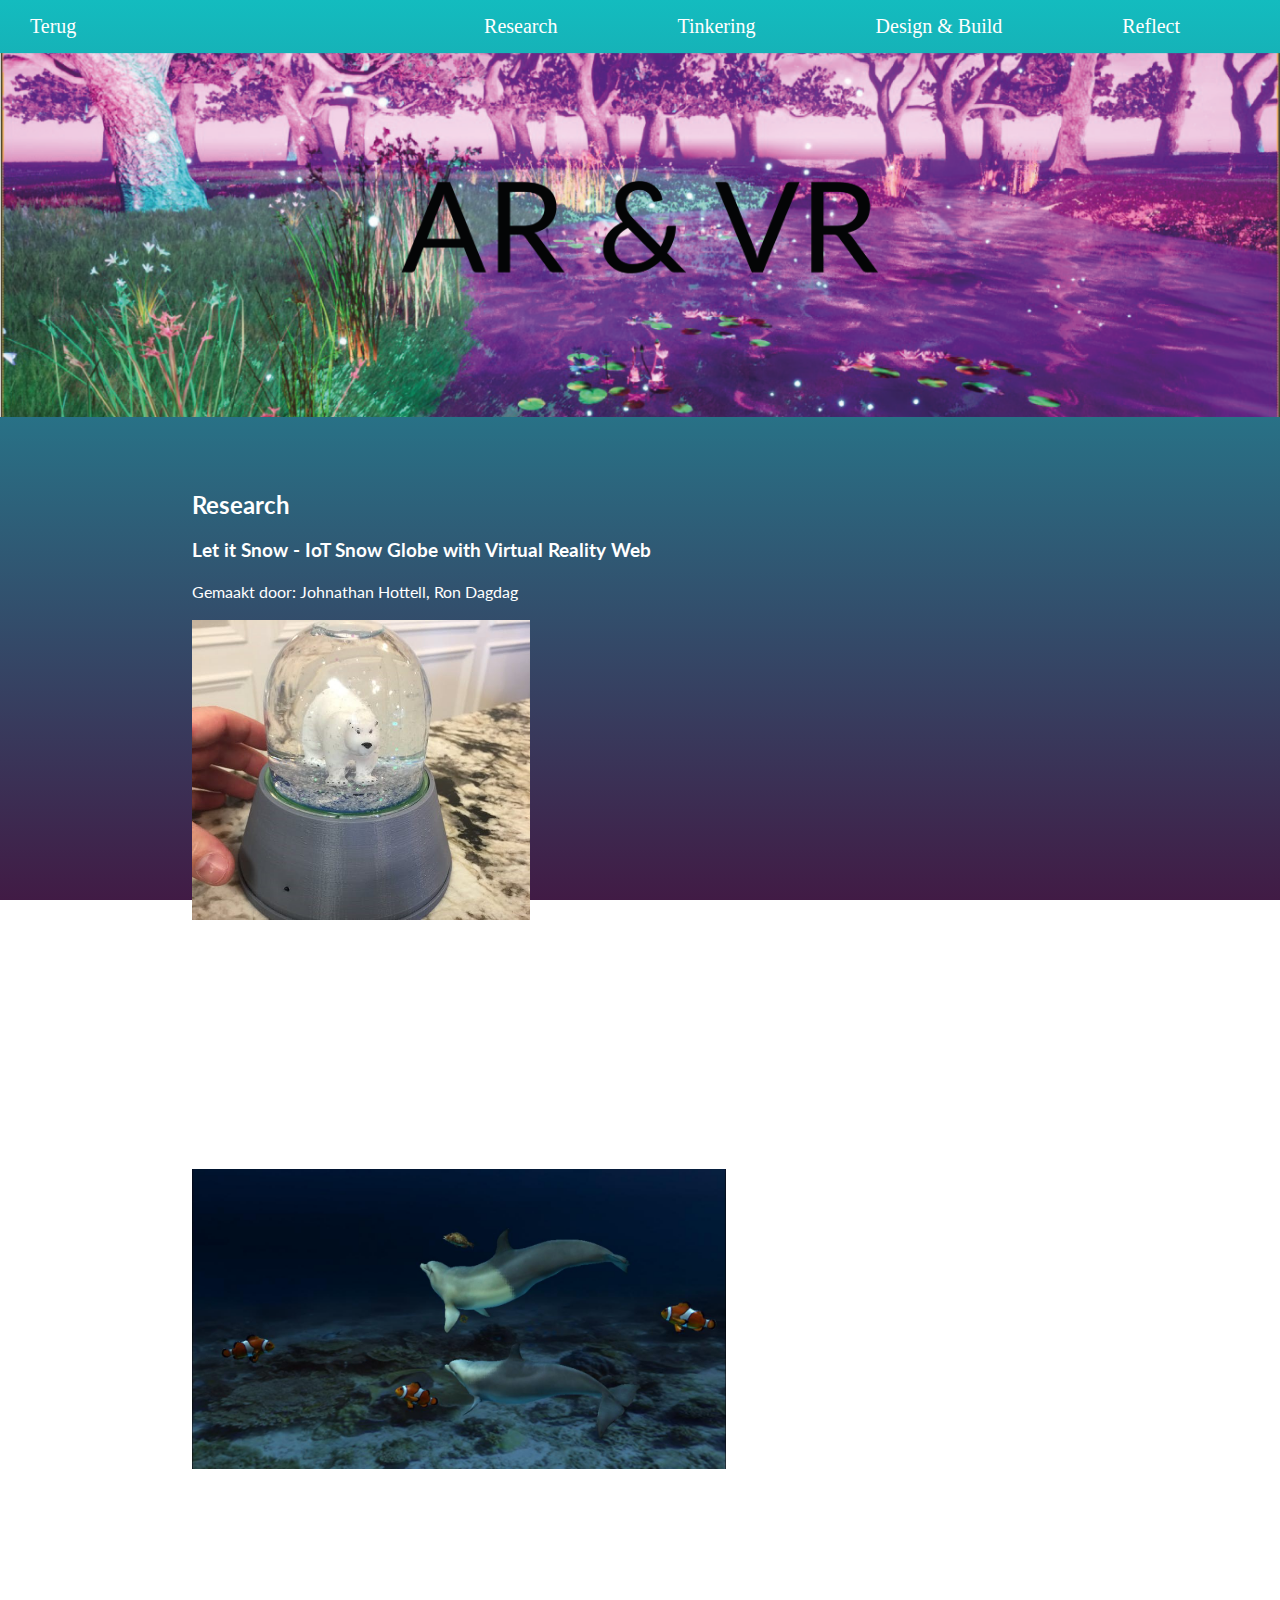
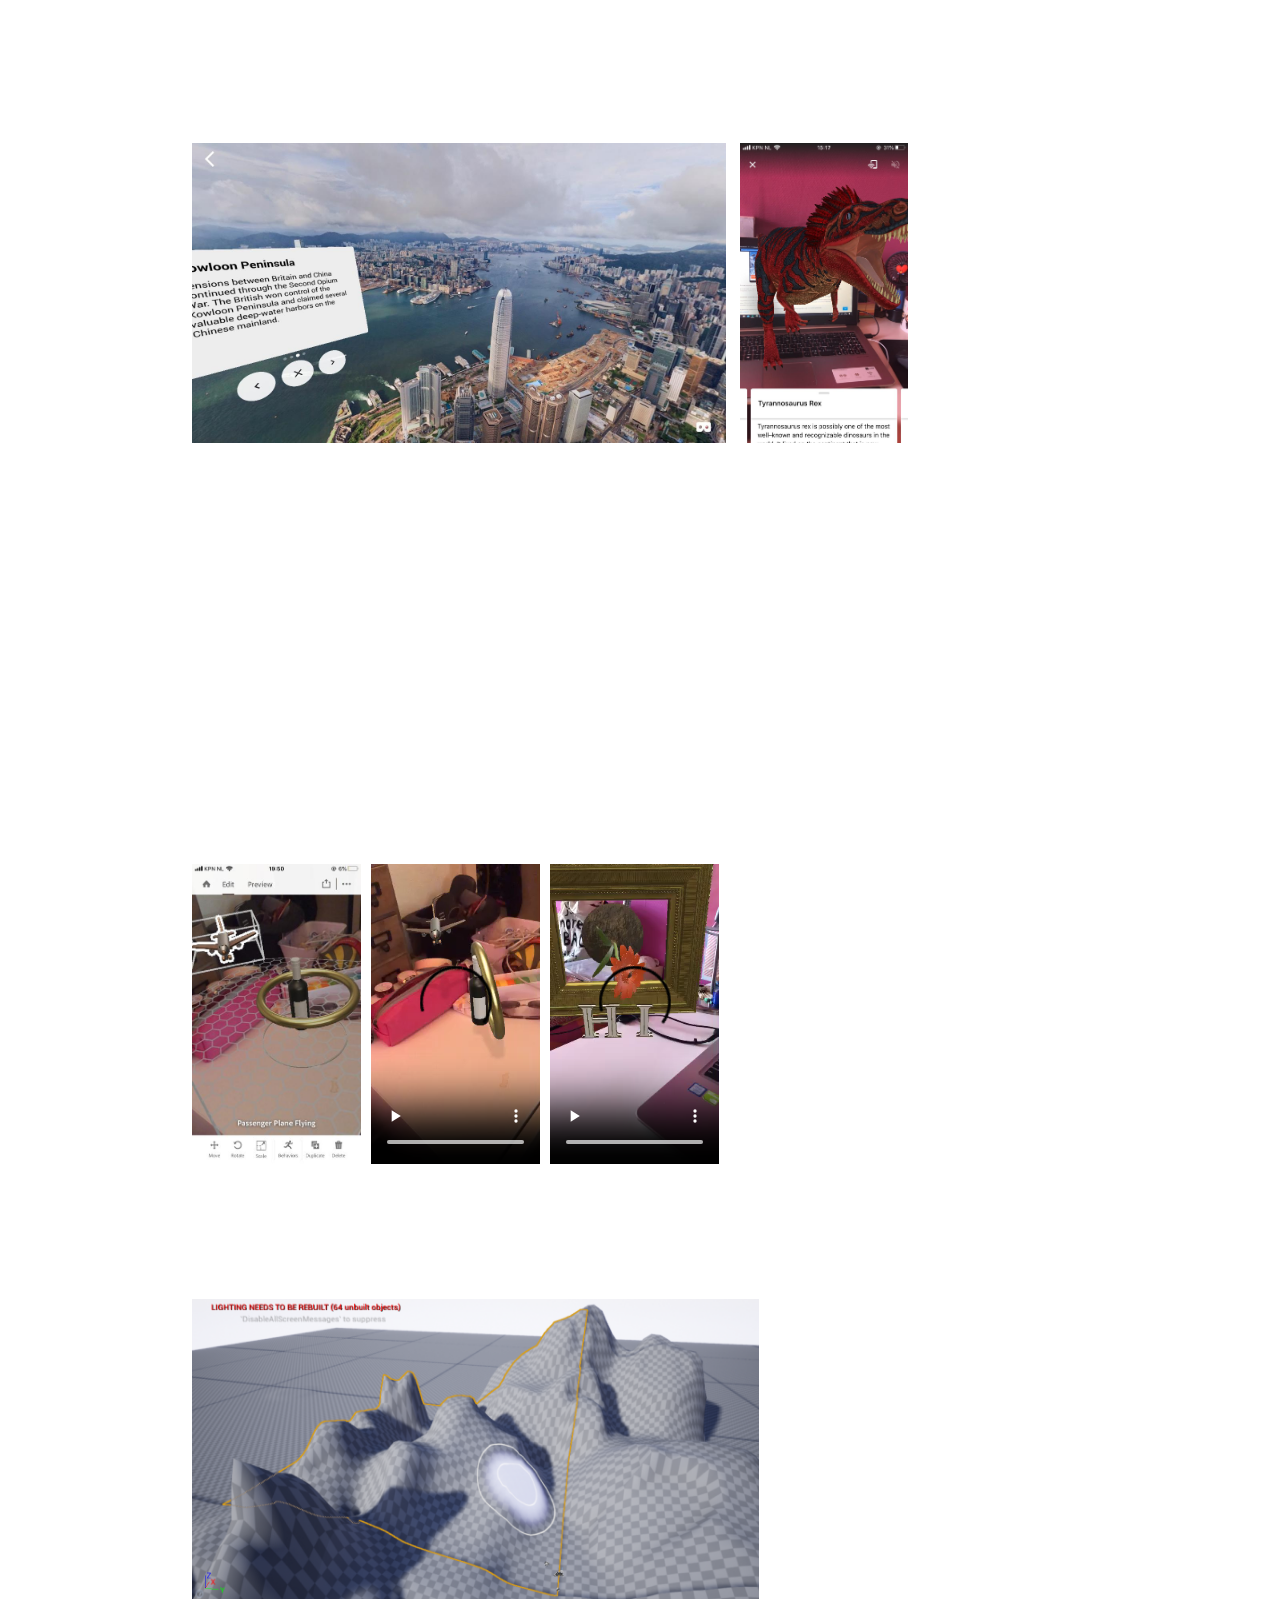
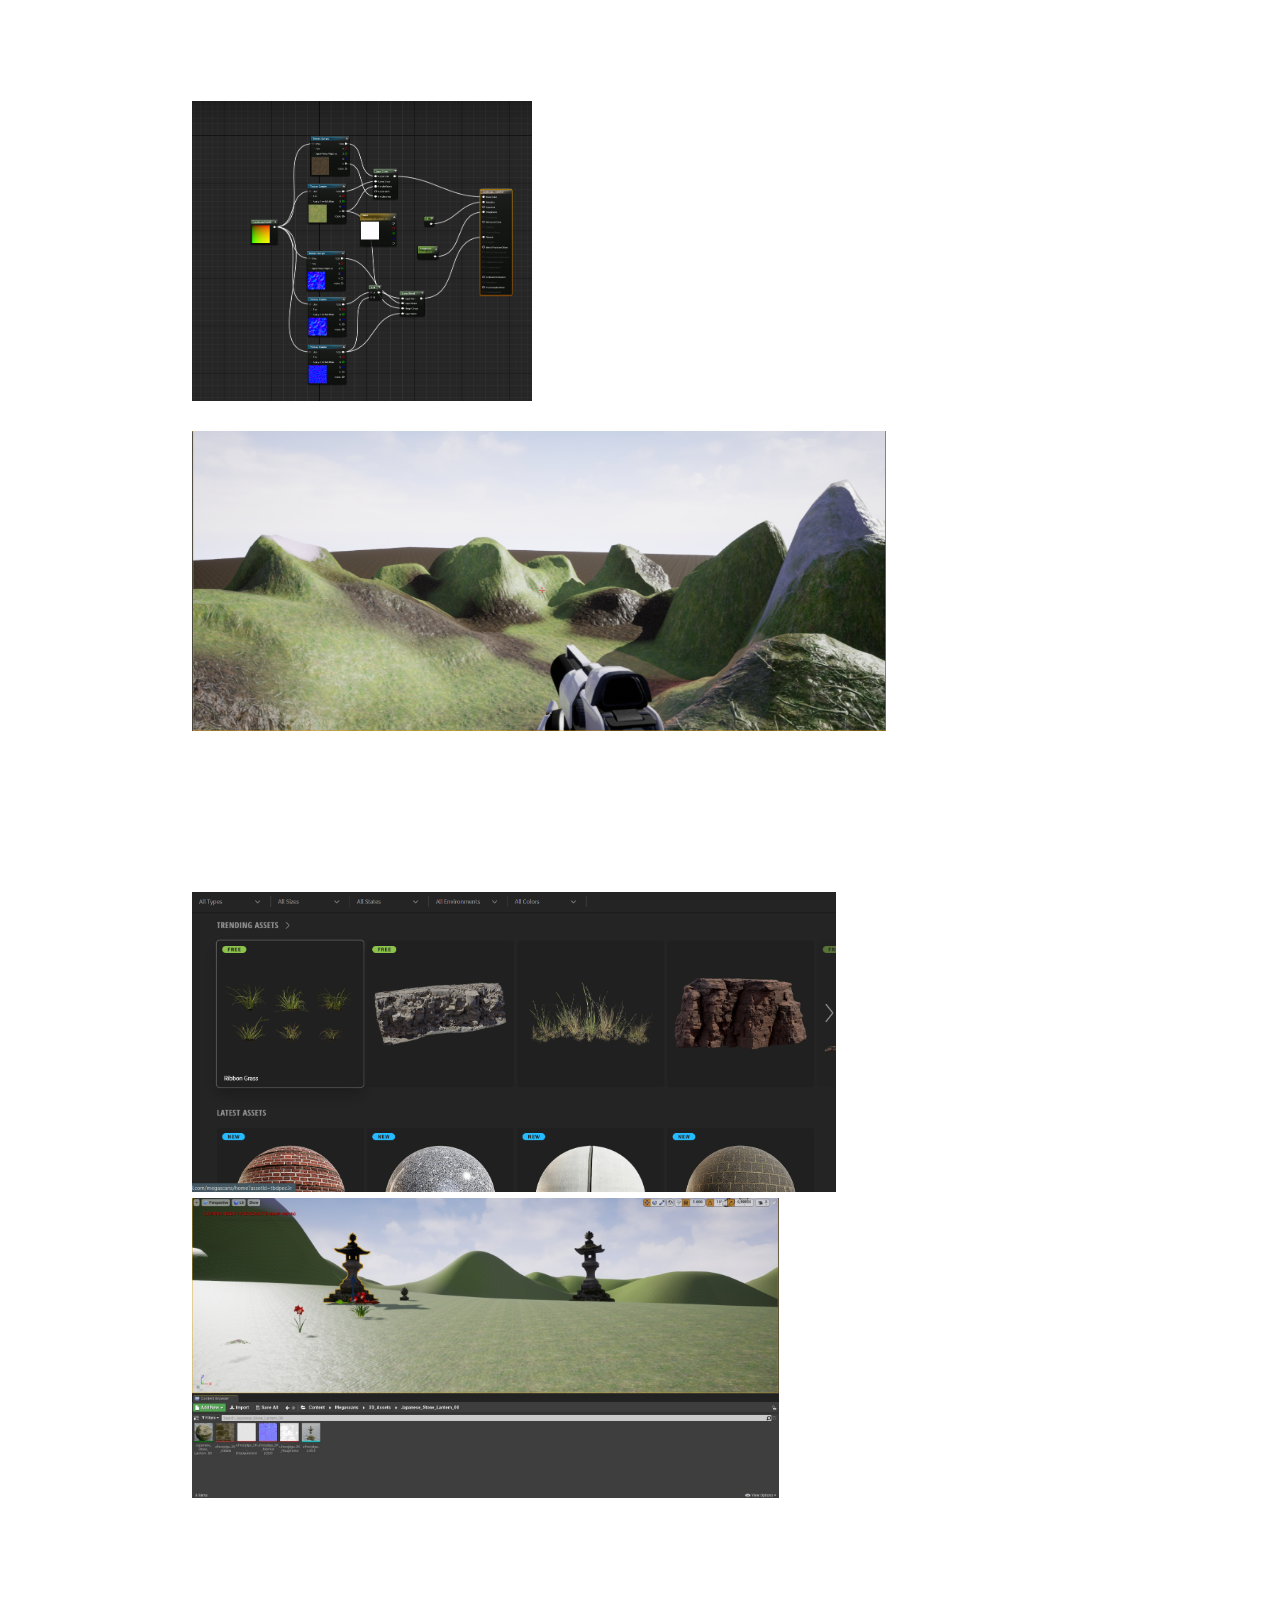
<file: ARVR/ARVR.html>
<!DOCTYPE html>
<html>
	<head>
		<title>AR & VR</title>
		<link rel="stylesheet" type="text/css" href="styles/opdrachten.css"/>
		<meta charset="utf-8"/>
		<meta name="viewport" content="width=device-width, initial-scale=1"/>
	</head>
	<body>
	 	<nav id="hamnav">
	      <!-- [THE HAMBURGER] -->
	      <label for="hamburger">&#9776;</label>
	      <input type="checkbox" id="hamburger"/>
	 
	      <!-- [MENU ITEMS] -->
	      <div id="hamitems">
	        <a href="#Reflect">Reflect</a>
	        <a href="#Design">Design & Build</a>
	        <a href="#Tinkering">Tinkering</a>
	        <a href="#Research">Research</a>
	        <a href="../index.html" id="terug">Terug</a>
	      </div>
	    </nav>
	    <img id="hero" src="../images/heroVR.png"/>
	    <main>
	    	<div id="main">
		    	
		    	<h2 id="Research">Research</h2>
		    	<h3>Let it Snow - IoT Snow Globe with Virtual Reality Web</h3>
				<p>Gemaakt door: Johnathan Hottell, Ron Dagdag</p>
	 			<img src="../images/snowglobe.jpg">
				<p>De interactie met de sneeuwbol hierboven is gekoppeld aan wat je ziet in VR. Dus als je de sneeuwbol op z’n kop zet, gaat het sneeuwen. Als er een knopje ingedrukt wordt op de sneeuwbol komt er smog in het beeld van degene die het bekijkt in VR. Ik vind de koppeling tussen deze fysieke sneeuwbol en het VR gedeelte erg leuk bedacht. Daarnaast vind ik de boodschap mooi, die met klimaatsverandering te maken heeft. Door het op een speelse manier over te brengen is het leuker om erover te leren.</p>
				<a href="https://youtu.be/XiiHLvMwsl4"> link </a>

				<h3> Aquarium VR</h3>
				<p> Gemaakt door: EON Reality</p>
				<img src="../images/EON.png">
				<p>Dit is een app die gewoon in de App Store te vinden is. Eigenlijk zegt de naam van de app het al. Je staat als gebruiker in de zee/aquarium en kan rond kijken naar alle vissen die rond zwemmen. Je hebt als het ware een zaklamp op je hoofd, dus waar je naar kijkt wordt extra uitgelicht. Ik kwam later na het gebruiken van deze app dat er geluid bij zit. Er zit een muziekje onder en een man die wat uitlegt over he dier waar je naar kijkt. Het is best een leuke ervaring, erg relaxend. Ik vind het ook vrij realistisch eruit zien. </p>
				<a href="https://apps.apple.com/nl/app/aquarium-vr/id1053524307"> link </a>

				<h3> Google Expeditions </h3>
				<p>Gemaakt door: Google</p>
 				<img src="../images/Hongkong.png"/>
 				<img src="../images/dino.png">
				<p>Met google expeditions kan je naar veel verschillende plekken op aarde en rond kijken. Inclusief informatie over de plek waar je bent. Daarnaast kan je in AR verschillende voorwerpen of dieren laten zien. Ik heb het uitgeprobeerd met dinosaurussen. Volgens mij kan je het ook nog koppelen met klassen, zodat iedere leerling hetzelfde ziet. Ik denk dat dit een ontzettende nuttige app kan zijn in het onderwijs, waar je een interactieve les nog leuker kan maken door hiermee te werken. Het is heel informatief.</p>
				<a href="https://edu.google.com/intl/nl/products/vr-ar/expeditions/?modal_active=none">link </a>

		    	<h2 id="Tinkering">Tinkering</h2>
		    	<h3>Aero</h3>
		    	<p>
					Ik zag bij het bestand over deze challenge Adobe Aero staan en aangezien ik een Creative Cloud abonnement heb, is het toch gratis om alles uit te proberen. Dus ik heb het gedownload op mijn telefoon en er gewoon meegespeeld. Het voordeel van Aero is dat het heel simpel is Ik had na twee kleine AR dingen gebouwd te hebben, het wel door hoe het werkte. Het nadeel is, dat er weinig opties zijn. Ik zou hier dus niet mijn eindproduct in willen maken.
				</p>
				<img src="../images/Aero1.jpg"><video controls><source src="../images/Aero3.mp4" type="video/mp4"></video><video controls><source src="../images/Aero2.mp4" type="video/mp4"></video>
		    	<h3>Landscape</h3>
				<p>
					Toen ik bij de fase Tinkering aan kwam, had ik al een idee dat ik een landschap wilde maken in Unreal Engine. Ik vond toen een <a href="https://docs.unrealengine.com/en-US/Engine/Landscape/QuickStart/index.html">tutorial</a>, die veel ins en outs van het maken van landschappen besprak. Het begon met het maken van een heightmap. Dit was eigenlijk gewoon het vormen van bergen, heuvels en kuilen. Ik heb daar verschillende tools voor gebruikt. <br/><img src="../images/landscape1.png"><br/>
					Maar dan heb je nog een lege map, zonder enig materiaal erop. Dit ziet er dan nog ongelofelijk kaal uit, dus toen heb ik geleerd hoe je een materiaal maakt. Dit werd ook wel behandeld in de tutorial die we tijdens de workshop gevolgd hebben, maar hier ging het ook over hoe je ‘schildert’ met materialen. Dus ik heb grass, modder en sneeuw gemaakt, zodat er variatie in het landschap zat.<br/>
					<img src="../images/landscape2.png">
					<br/>
					En toen was dit het eindresultaat:<br>
					<img src="../images/landscape3.png">
		    	</p>
		    	<h3>3D Modellen</h3>
		    	<p>Als laatste, aangezien ik dus van plan was om een landschap te maken, wilde ik wel weten hoe ik 3d modellen moest importeren en hoe ik aan deze modellen kwam. Na wat zoeken op het internet kwam ik op <a href="https://quixel.com/megascans"> Quixel</a>. Quixel is een site met heel veel verschillende 3d modellen die te maken hebben met landschappen. Heel veel bomen, rotsen, bloemen, maar ook beelden en materialen. Ik heb een tutorial gevolgt met hoe ik dingen exporteer vanaf Quixel en hoe ik het in Unreal Engine krijg.<br/>
		    		<img src="../images/models1.png"><img src="../images/models2.jpg">
		    	</p>
		    	<h2 id="Design">Design & Build</h2>
		    	<p> Mijn VR Experience is een landschap die een vrij dromerig sfeer heeft. Ik heb het gemaakt in Unreal Engine. Het is bedoelt om degene die deze VR experience bekijkt even in een rustige droomwereld weg kan dromen. Er zijn krekels in de achtergrond te horen en het is vooral een mooie omgeving.
				Mijn VR Experience sluit aan op VR, omdat de gebruiker helemaal ‘weg’ kan zijn in het landschap dat ik gemaakt heb. Tuurlijk zou je het ook kunnen bekijken als een normale game op de computer, maar dan wordt het helemaal onderdompelen in een droomwereld moeilijker, omdat de gebruiker dan sneller afgeleid wordt door andere dingen buiten de game.</p>
				<a href="https://youtu.be/rtoEj_mciVg">Bekijk hier het filmpje!</a>

		    	<h2 id="Reflect">Reflect</h2>
				<p>Ik vond het heel gaaf om iets te maken met VR. Ik zag er in het begin best tegen op, omdat het werken met Unreal Engine erg ver van me ligt, omdat ik zelf niet echt games speel. Ik had geen idee hoe ik in vredesnaam in een korte tijd zo’n experience zou moeten gaan maken. Ik vond het in het begin ook vrij technisch en snapte er niet heel veel van, maar uiteindelijk snapte ik unreal engine steeds beter en ging het maken van de experience ook veel sneller, en begon het steeds leuker te vinden. Ik ben nu best trots op het werk wat ik nu heb geleverd, dus voor de volgende keer moet ik iets minder snel tegen iets op zitten, want uiteindelijk lukt het wel.<br/>
Ik ben erg tevreden met mijn eindproduct en ik had echt niet verwacht dat ik zo iets in een korte tijd zou kunnen maken. Ik vond het werken met Unreal Engine uiteindelijk best leuk en zou het best leuk vinden om daar in nieuwe dingen uit te proberen met dit programma. Toch was het best moeilijk om met het programma om te gaan. Het werken met de materials was lastig en vind ik zelfs nu nog niet eens duidelijk, maar met een aantal tutorials op Youtube kwam ik er wel uit.<br/>
Ik denk dat we VR en AR steeds meer zullen gaan zien, dus ik denk als interaction designers het best belangrijk is om iets te weten van deze nieuwe technologieën. Tijdens de concept fase van andere projecten heb ik al meerdere keren meegemaakt dat er een idee komt wat te maken heeft met AR of VR, omdat er met deze nieuwe technologie veel dingen mogelijk zijn. Ik denk dat het daarom steeds een grotere rol gaat spelen in webdesign.

				</p>
	  	 	 </div>
	    </main>
	</body>
</html>
</file>
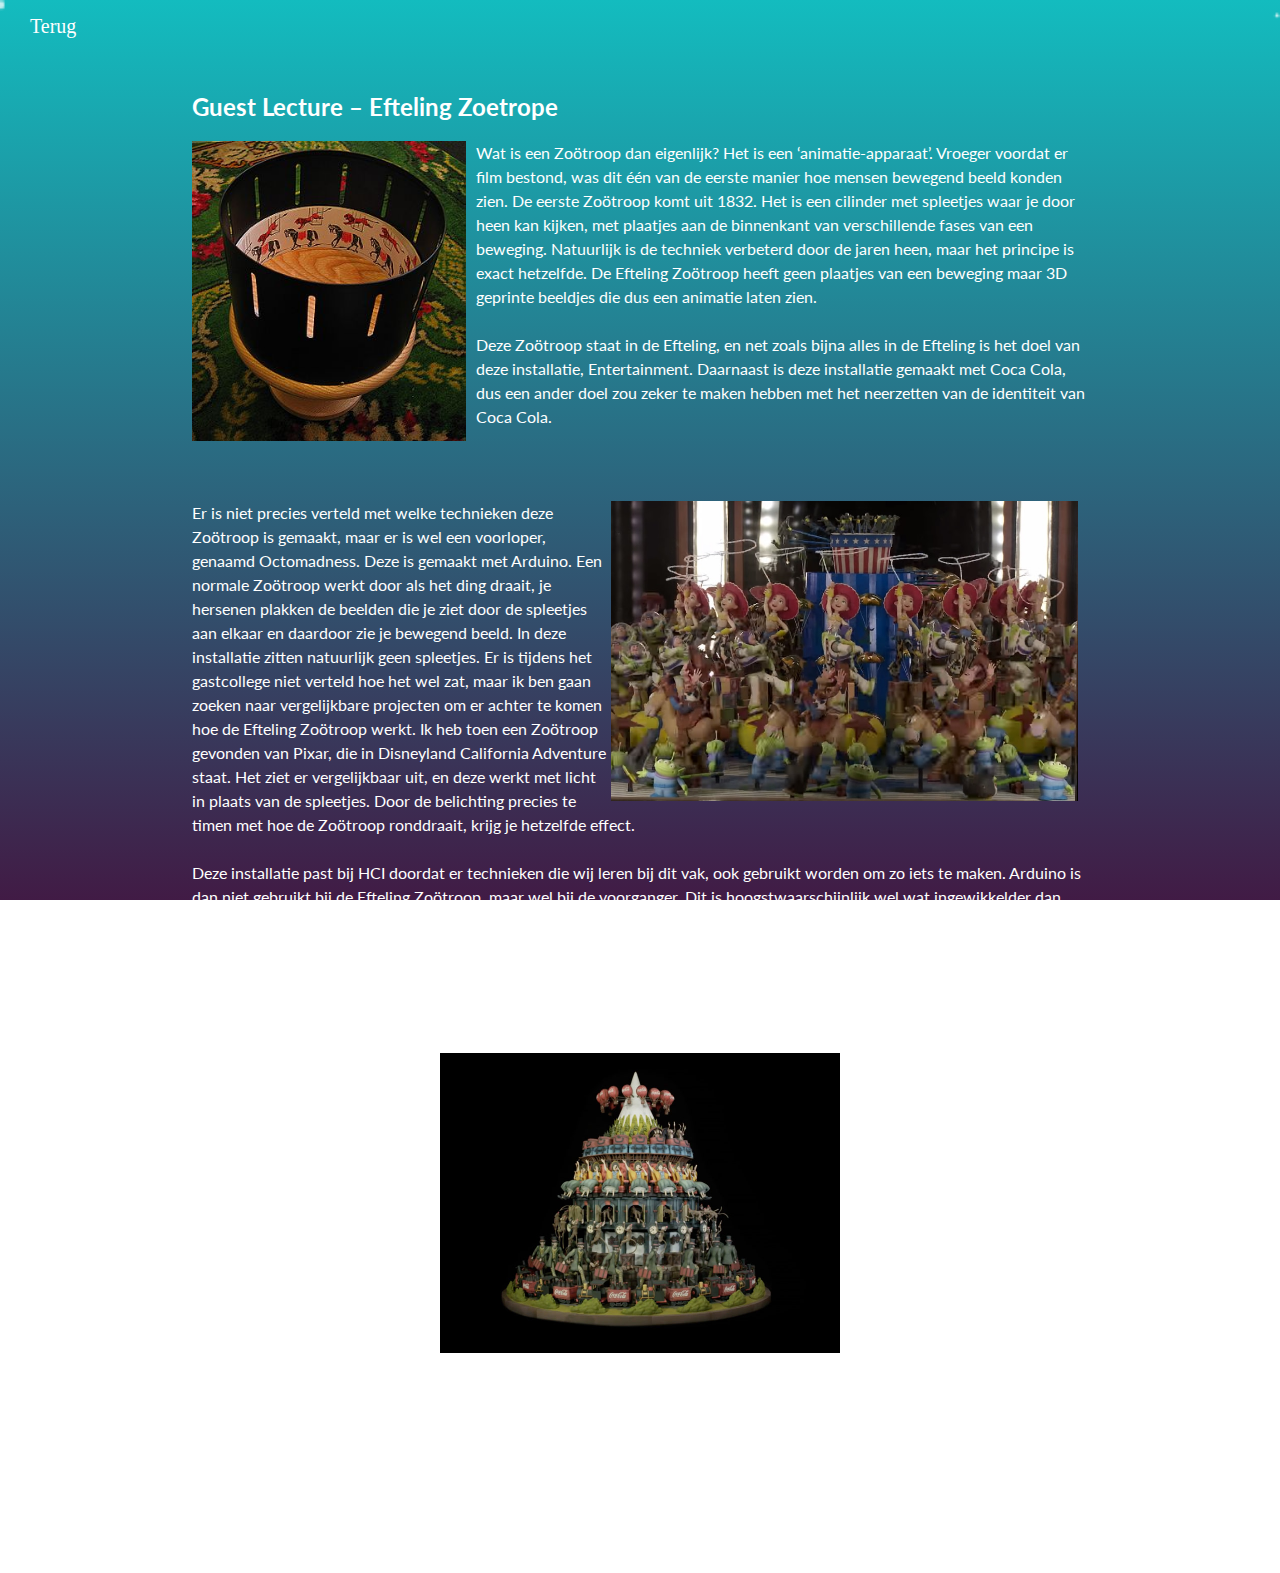
<file: guest/guest.html>
<!DOCTYPE html>
<html>
	<head>
		<link rel="stylesheet" type="text/css" href="styles/opdrachten.css"/>
		<meta charset="utf-8"/>
		<meta name="viewport" content="width=device-width, initial-scale=1"/>
	</head>
	<body>
	 	<nav id="hamnav">
	      <!-- [THE HAMBURGER] -->
	      <label for="hamburger">&#9776;</label>
	      <input type="checkbox" id="hamburger"/>
	 
	      <!-- [MENU ITEMS] -->
	      <div id="hamitems">

	        <a href="../index.html" id="terug">Terug</a>
	      </div>
	    </nav>
	    <img id="hero" src="../images/Untitled-1.png"/>
	    <main>
	    	<div id="main">
		    <h2>Guest Lecture – Efteling Zoetrope</h2>
		    <p>
<img src="../images/zoetroop.jpg" style="float: left;">Wat is een Zoötroop dan eigenlijk? Het is een ‘animatie-apparaat’. Vroeger voordat er film bestond, was dit één van de eerste manier hoe mensen bewegend beeld konden zien. De eerste Zoötroop komt uit 1832. Het is een cilinder met spleetjes waar je door heen kan kijken, met plaatjes aan de binnenkant van verschillende fases van een beweging. Natuurlijk is de techniek verbeterd door de jaren heen, maar het principe is exact hetzelfde. De Efteling Zoötroop heeft geen plaatjes van een beweging maar 3D geprinte beeldjes die dus een animatie laten zien. <br/><br>
Deze Zoötroop staat in de Efteling, en net zoals bijna alles in de Efteling is het doel van deze installatie, Entertainment. Daarnaast is deze installatie gemaakt met Coca Cola, dus een ander doel zou zeker te maken hebben met het neerzetten van de identiteit van Coca Cola.<br/><br><br><br> <img src="../images/pixar.jpg" style="float: right;">
Er is niet precies verteld met welke technieken deze Zoötroop is gemaakt, maar er is wel een voorloper, genaamd Octomadness. Deze is gemaakt met Arduino.
Een normale Zoötroop werkt door als het ding draait, je hersenen plakken de beelden die je ziet door de spleetjes aan elkaar en daardoor zie je bewegend beeld. In deze installatie zitten natuurlijk geen spleetjes. Er is tijdens het gastcollege niet verteld hoe het wel zat, maar ik ben gaan zoeken naar vergelijkbare projecten om er achter te komen hoe de Efteling Zoötroop werkt. Ik heb toen een Zoötroop gevonden van Pixar, die in Disneyland California Adventure staat. Het ziet er vergelijkbaar uit, en deze werkt met licht in plaats van de spleetjes. Door de belichting precies te timen met hoe de Zoötroop ronddraait, krijg je hetzelfde effect.<br/><br>
Deze installatie past bij HCI doordat er technieken die wij leren bij dit vak, ook gebruikt worden om zo iets te maken. Arduino is dan niet gebruikt bij de Efteling Zoötroop, maar wel bij de voorganger. Dit is hoogstwaarschijnlijk wel wat ingewikkelder dan wat wij behandelen bij HCI, maar als wij als studenten ons langer blijven verdiepen in Arduino, dat we dan ook zoiets zouden kunnen maken.<br/><br>
Mijn mening over de Efteling Zoötroop is dat ik het echt super gaaf vind! Zelf teken ik vrij vaak en heb geprobeert ooit animaties te maken (totdat ik er achter kwam dat het super moeilijk is). Maar als ik het dan op deze manier zie, vind ik het een zeer unieke manier om animaties weer te geven.
<img src="../images/efteling-zootrope_home-thumb.jpg" style="  display: block;
  margin-left: auto;
  margin-right: auto;">
<br><br>De Efteling Zoötroop is gemaakt door: The Next Empire in samenwerking met de Efteling en Coca Cola.
</p>
<h3>Bronnen:</h3>
<p><a href="https://thekidshouldseethis.com/post/pixar-zoetrope">Pixar</a><br>
<a href="https://nextempire.net/experiences/zoetrope">The Next Empire</a><br><a href="https://en.wikipedia.org/wiki/Zoetrope">Wikepediapagina van Zoetrope</a></p>
	    </main>
	</body>
</html>
</file>
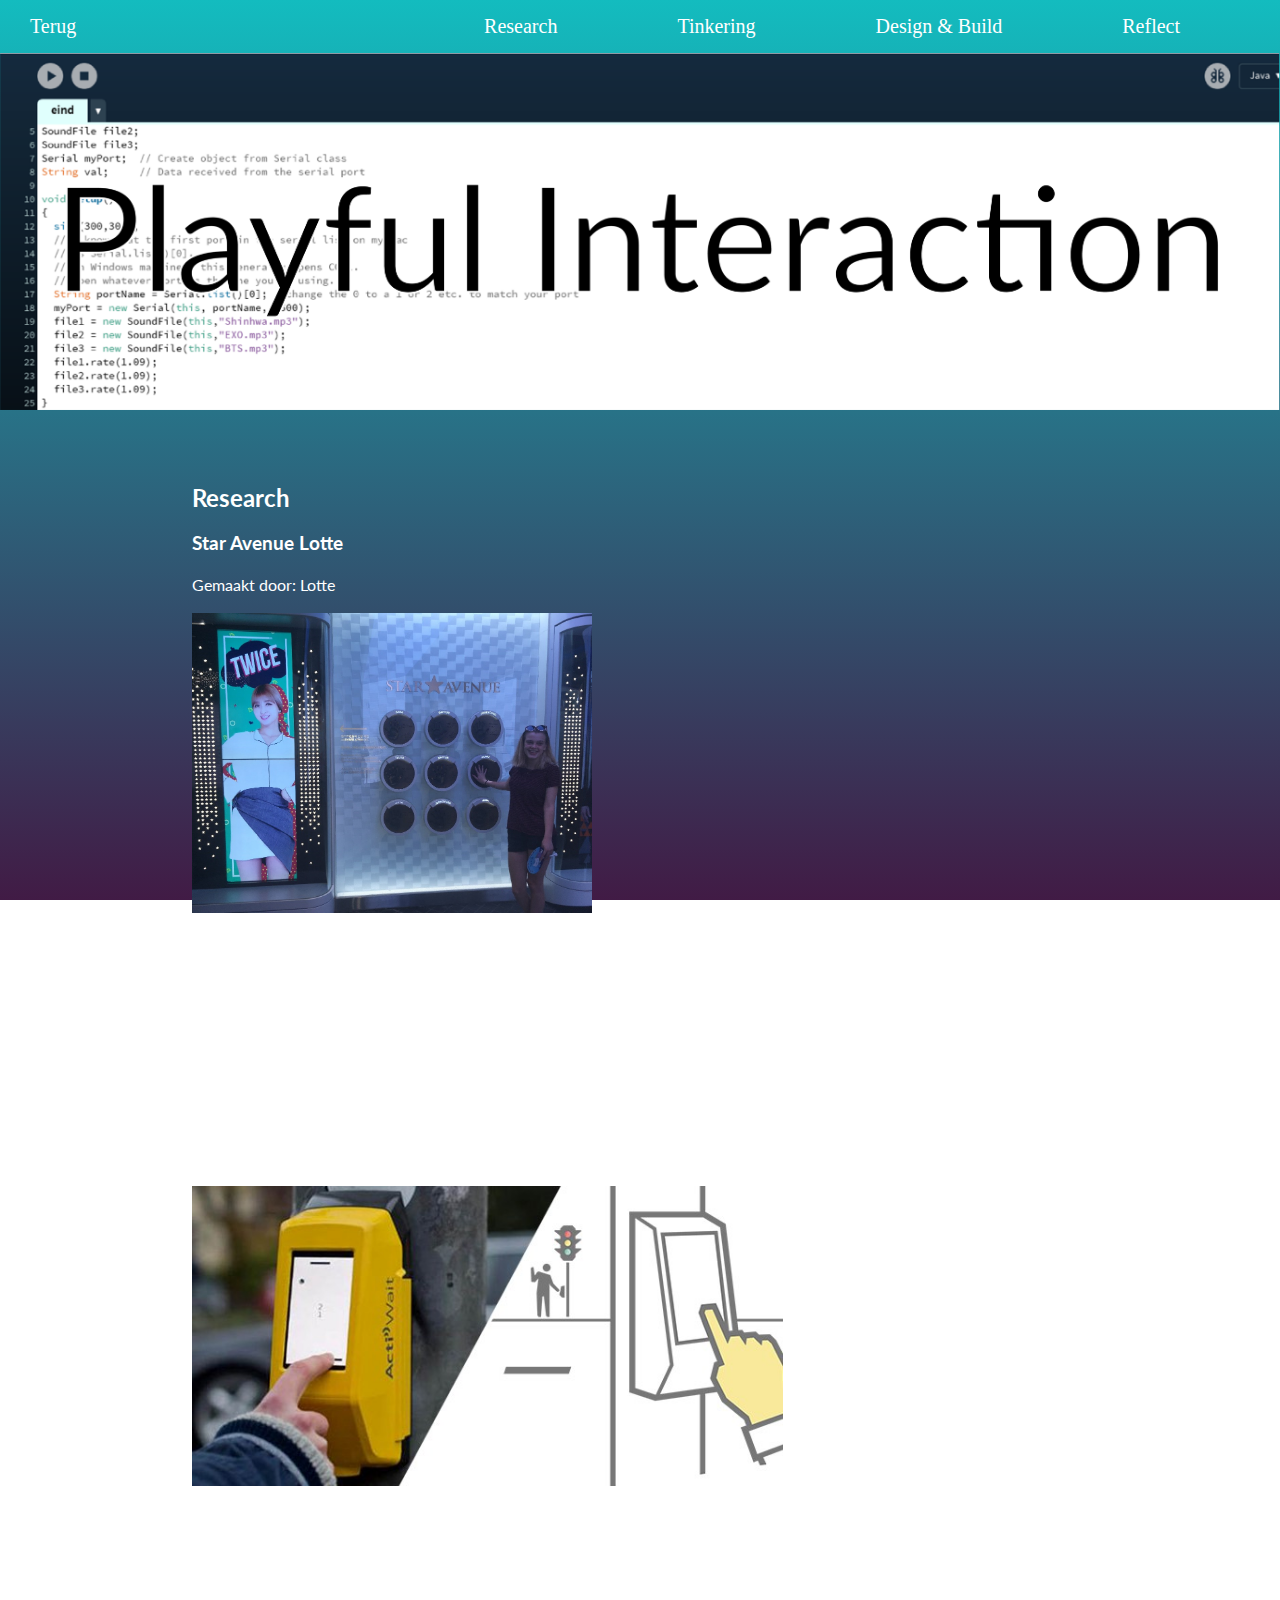
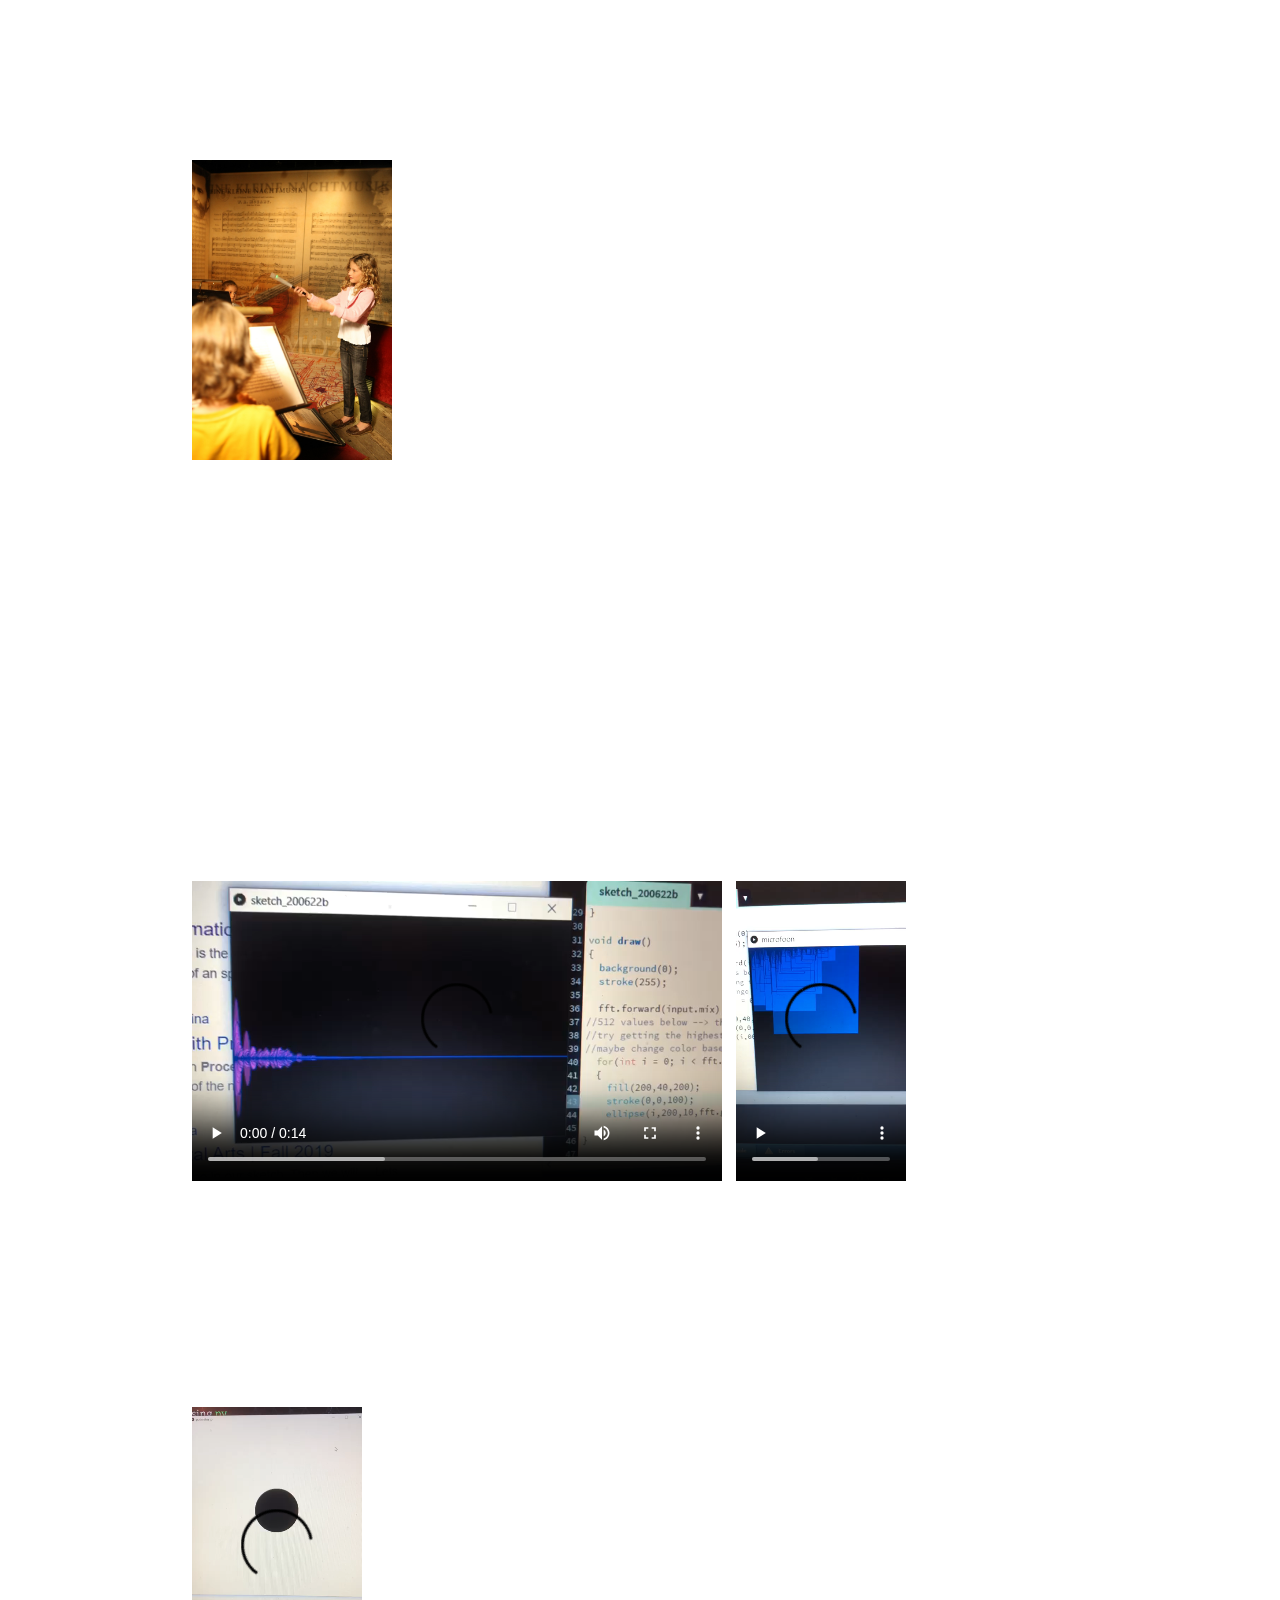
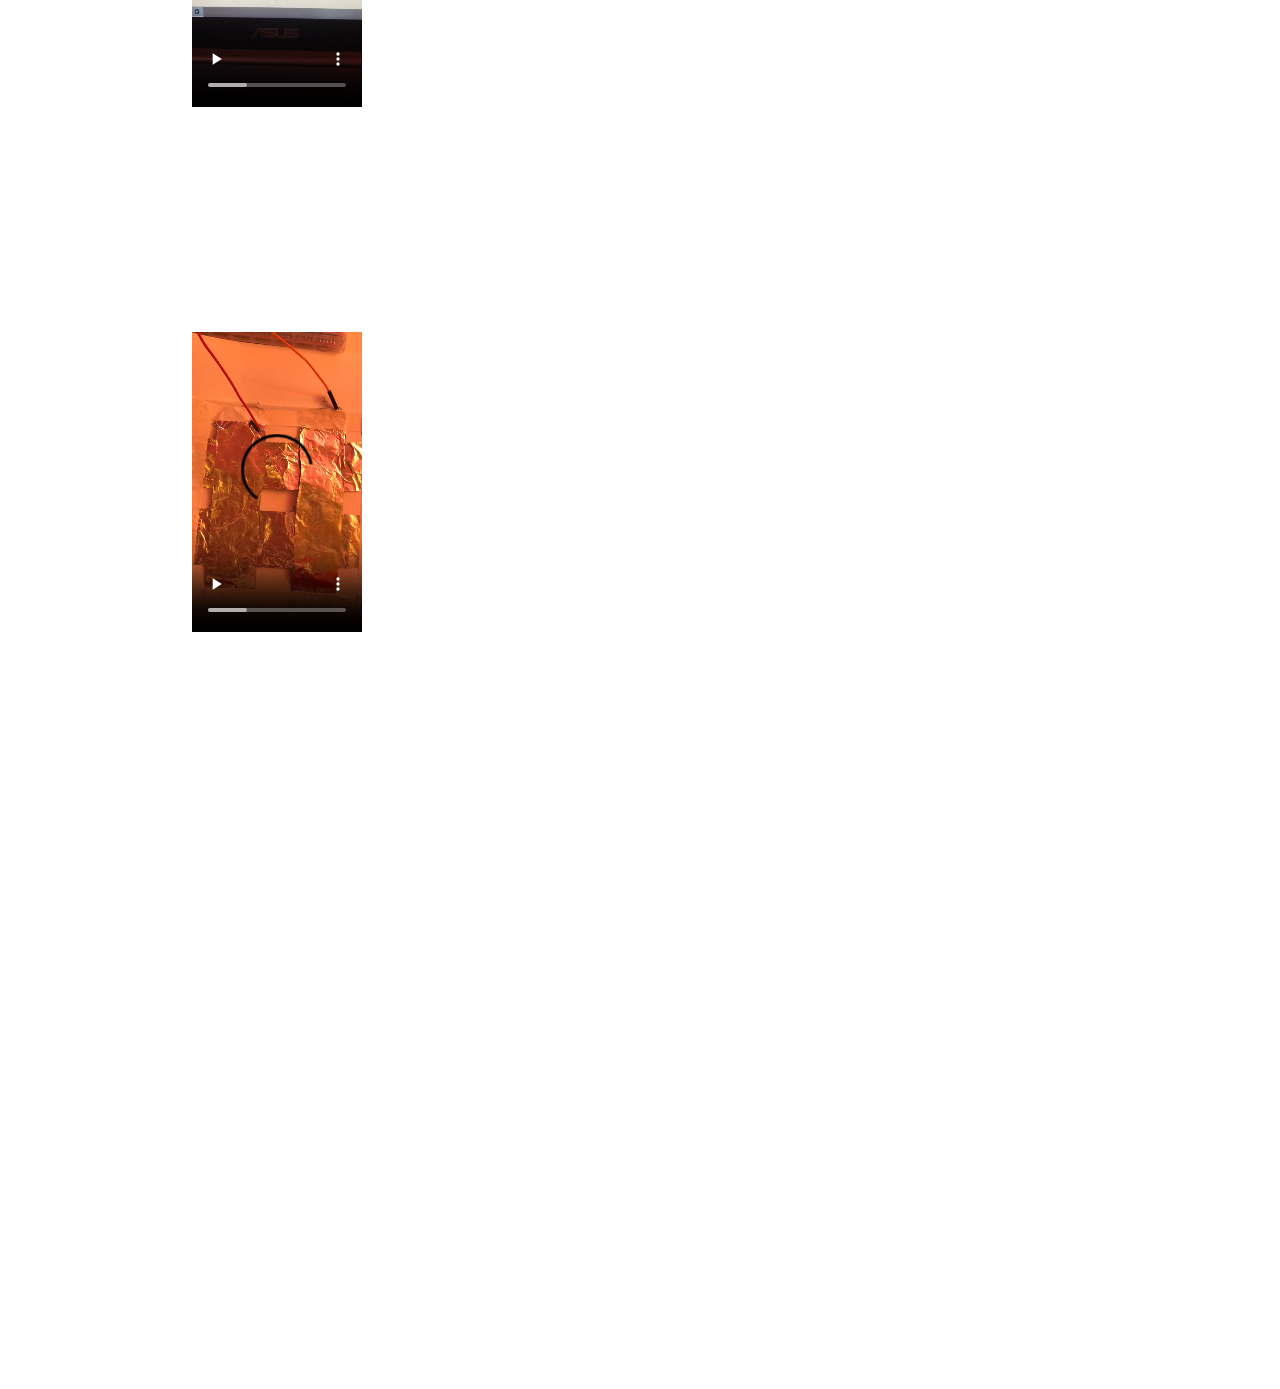
<file: PI/PI.html>
<!DOCTYPE html>
<html>
	<head>
		<title>Playful Interaction</title>
		<link rel="stylesheet" type="text/css" href="styles/opdrachten.css"/>
		<meta charset="utf-8"/>
		<meta name="viewport" content="width=device-width, initial-scale=1"/>
	</head>
	<body>
	 	<nav id="hamnav">
	      <!-- [THE HAMBURGER] -->
	      <label for="hamburger">&#9776;</label>
	      <input type="checkbox" id="hamburger"/>
	 
	      <!-- [MENU ITEMS] -->
	      <div id="hamitems">
	        <a href="#Reflect">Reflect</a>
	        <a href="#Design">Design & Build</a>
	        <a href="#Tinkering">Tinkering</a>
	        <a href="#Research">Research</a>
	        <a href="../index.html" id="terug">Terug</a>
	      </div>
	    </nav>
	    <img id="hero" src="../images/heroPI.png"/>
	    <main>
	    	<div id="main">
		    	
		    	<h2 id="Research">Research</h2>
		    	<h3>Star Avenue Lotte</h3>
				<p>Gemaakt door: Lotte</p>
	 			<img src="../images/lotte.jpg">				
	 				<p>Dit project is een soort gang met allemaal handafdrukken van bekende Koreanen. Eigenlijk vergelijkbaar met Hollywood’s walk of fame. Alleen hierbij is het interactief. Als je je hand vergelijkt met een van de idolen speelt er naast direct een filmpje af van dit idool.<br> Ik ben hier ook zelf geweest, en ik vind het een leuk idee om het interactief te laten zijn. Er komen denk ik hoe dan ook veel mensen op deze attractie af, maar door het interactieve is de ervaring leuker. </p>
				<a href="https://www.youtube.com/watch?v=Cx7r3NxVmVM"> link </a>

				<h3> Interactive Crosswalk Video Game </h3>
				<p> Gemaakt door:Acti Wait</a></p>
				<img src="../images/stoplicht.jpg">
				<p>Dit project is als het ware gewoon een spelletje ping pong dat in de knop van een stoplicht zit, dit kan je dan spelen met degene aan de overkant. Eerst was dit gewoon bewerkt filmpje dat viral ging. Het was slechts een green screen, maar kan niet echt. Uiteindelijk is het nu echt gemaakt. Door het wachten aantrekkelijker te maken door een spelletje spelen, steken minder mensen de weg over als het stoplicht op rood staat. Ik denk dat dit heel goed zal gaan werken, aangezien het goed werkt tegen verveling als je staat te wachten op het stoplicht. </p>
				<a href="https://www.youtube.com/watch?v=RkVcYf0q0lI"> link </a>

				<h3> The Virtual Conductor </h3>
				<p>Gemaakt door: Das Klangmuseum</p>
 				<img src="../images/dirigent.jpg"/>
				<p>Deze installatie staat in een museum in Wenen, Das Klangmuseum. Je hebt een stokje in je hand, en je bent de dirigent van het Weense filharmonisch orkest. Voor je neus is er een projectie, waar je het orkest ziet. Hoe hoger je het stokje vast houdt, hoe harder het orkest speelt en hoe sneller je beweegt, hoe sneller het orkest speelt. Ik denk dat het een hele leuke manier is om kinderen te leren hoe dirigeren werkt.
				</p>
				<a href="https://www.hausdermusik.com/en/museum/4-etage-der-virtuelle-dirigent/">link </a>

		    	<h2 id="Tinkering">Tinkering</h2>
		    	<h3>Geluidsgolven</h3>
		    	<p>
					Deze demo deed me denken aan mijn wearable challenge. Ik had toen in de Serial Plotter een visualisatie van de geluidsgolven die binnen kwamen via mijn Sound Sensor. Ik had gezien op youtube dat je zoiets ook kan doen met processing, maar dan niet met een sound sensor, maar de microfoon van je laptop. Dus nadat ik een tutorial had gevolgd, heb ik verschillende vormen van hoe de geluidsgolven gevisualiseerd kunnen worden uitgeprobeerd. Zoals te zien is hieronder: 
				</p>
				<video controls><source src="../images/rond.mp4" type="video/mp4"></video>
					<video controls><source src="../images/vierkant.mp4" type="video/mp4"></video><br/>
					<a href="../Arduinocode/microfoon">Mijn code</a>
		    	<h3> Muziek afspelen Processing</h3>
				<p>
					Tijdens het hoorcollege werd er benoemd dat je ook muziek kan afspelen met Processing. Ik wilde graag weten hoe dit moest, dus heb ik een tutorial gekeken over de verschillende mogelijkheden. Ik heb de processing.sound library gebruikt en heb verschillende functies gebruikt. Zoals file.amp, die verantwoordelijk is voor hoe hard het geluid afspeelt. Ik wilde proberen om dit te koppelen aan een pot meter, maar dit bleek vrij ingewikkeld te zijn. Toen heb ik mijn plan verandert. Het lijkt nu een beetje op opgave 4 van processing workshop. Als op de knop wordt gedrukt begint het nummer met spelen en stopt als je er nog een keer op drukt.
					<br/><video controls><source src="../images/knop.mp4" type="video/mp4"></video><br>
					<a href="../Arduinocode/golven">Mijn code</a>
				
				
		    	</p>
		    	<h3>Capacative sensor grid</h3>
		    	<p>Ik kwam met het idee als je stroken alluminium folie over elkaar heen legt in een soort grid, dat je dan kan bepalen waar iemand opdrukt. Soort van touchscreen eigenlijk. Ik heb vier stroken over elkaar heen gelegd en ze verbonden met de arduino. Dan in de code aangegeven dat er in de serial monitor een letter moet worden aangegeven als twee stroken overlappen. Links bovenin is E, links onderin is F, rechts bovin is G en rechts onderin is H. Dit werkte niet vlekkenloos, want soms wordt er ook een letter gegeven terwijl er helemaal niet op gedrukt is, maar het gaf hoe dan ook wel de letter aan als je er op drukte.<br/></p>
				<video controls><source src="../images/grid.mp4" type="video/mp4" ></video><br/>
		    	<a href="../Arduinocode/grid">Mijn code</a>

		    	<h2 id="Design">Design & Build</h2>
		    	<p>Voor de laatste challenge heb ik een muziektijdlijn gemaakt als concept. Er zijn drie borden met een plaatje van een album en een jaartal. Als je het aanraakt, speelt de muziek af die bij het album hoort. Ik heb het bij drie albums gehouden en met de muziek die ik zelf leuk vind, maar dit idee kan natuurlijk ook met andere muziek gebruikt worden.<br>
				Dit past bij Playful Interaction, omdat de gebruiker het echt fysiek moet aanraken voordat de muziek afspeelt. Het muziekje duurt ook slechts een halve minuut en kan daarom snel door naar het volgende album. 


				</p>
				<a href="https://youtu.be/bKwXUusU_R4">Bekijk hier het filmpje!</a><br><br>
				<a href="../Arduinocode/capacitivetouch">Mijn Arduino code</a>
				<a href="../Arduinocode/process">Mijn Processing code</a>
		    	<h2 id="Reflect">Reflect</h2>
				<p> Ik vind Playful interaction een leuk onderwerp. Ik wist van tevoren niet echt wat het nou precies inhield, maar ik vind vooral het stukje playful erg leuk aan dit onderwerp. Ik denk dat het vooral goed werkt op educatief gebied, want je bied een soort ervaring aan en daar leer je meer van dan gewoon lezen uit een boek. Ik denk niet dat je dit in de toekomst overal tegenkomt, maar ik denk dat het zeker meer en meer in plekken zoals musea voor gaat komen.<br><br>
Ik ben erg tevreden met mijn concept. Ik had dit idee al tijdens het hoorcollege, maar dacht eigenlijk eerst dat het te moeilijk zou zijn om te realiseren. Mijn orginele idee was dat je het moest blijven aanraken voor de muziek te laten spelen, maar in processing het signaal van de capacitive touch was niet dat betrouwbaar. <br>
De technologie die ik heb gebruikt voor arduino, was niet veel lastiger dan wat ik al had gebruikt tijdens een van de workshops, dus dat ging me best goed af. Processing was een stukje lastiger. Ik wist door het tinkeren wel al hoe je muziek af moest spelen, maar een signaal sturen van arduino naar processing ging toch wat ingewikkelder dan ik had gedacht. Maar naar veel hebben gezocht op internet, ben ik er wel uitgekomen hoe ik dit kon aanpakken.




				</p>
	  	 	 </div>
	    </main>
	</body>
</html>
</file>
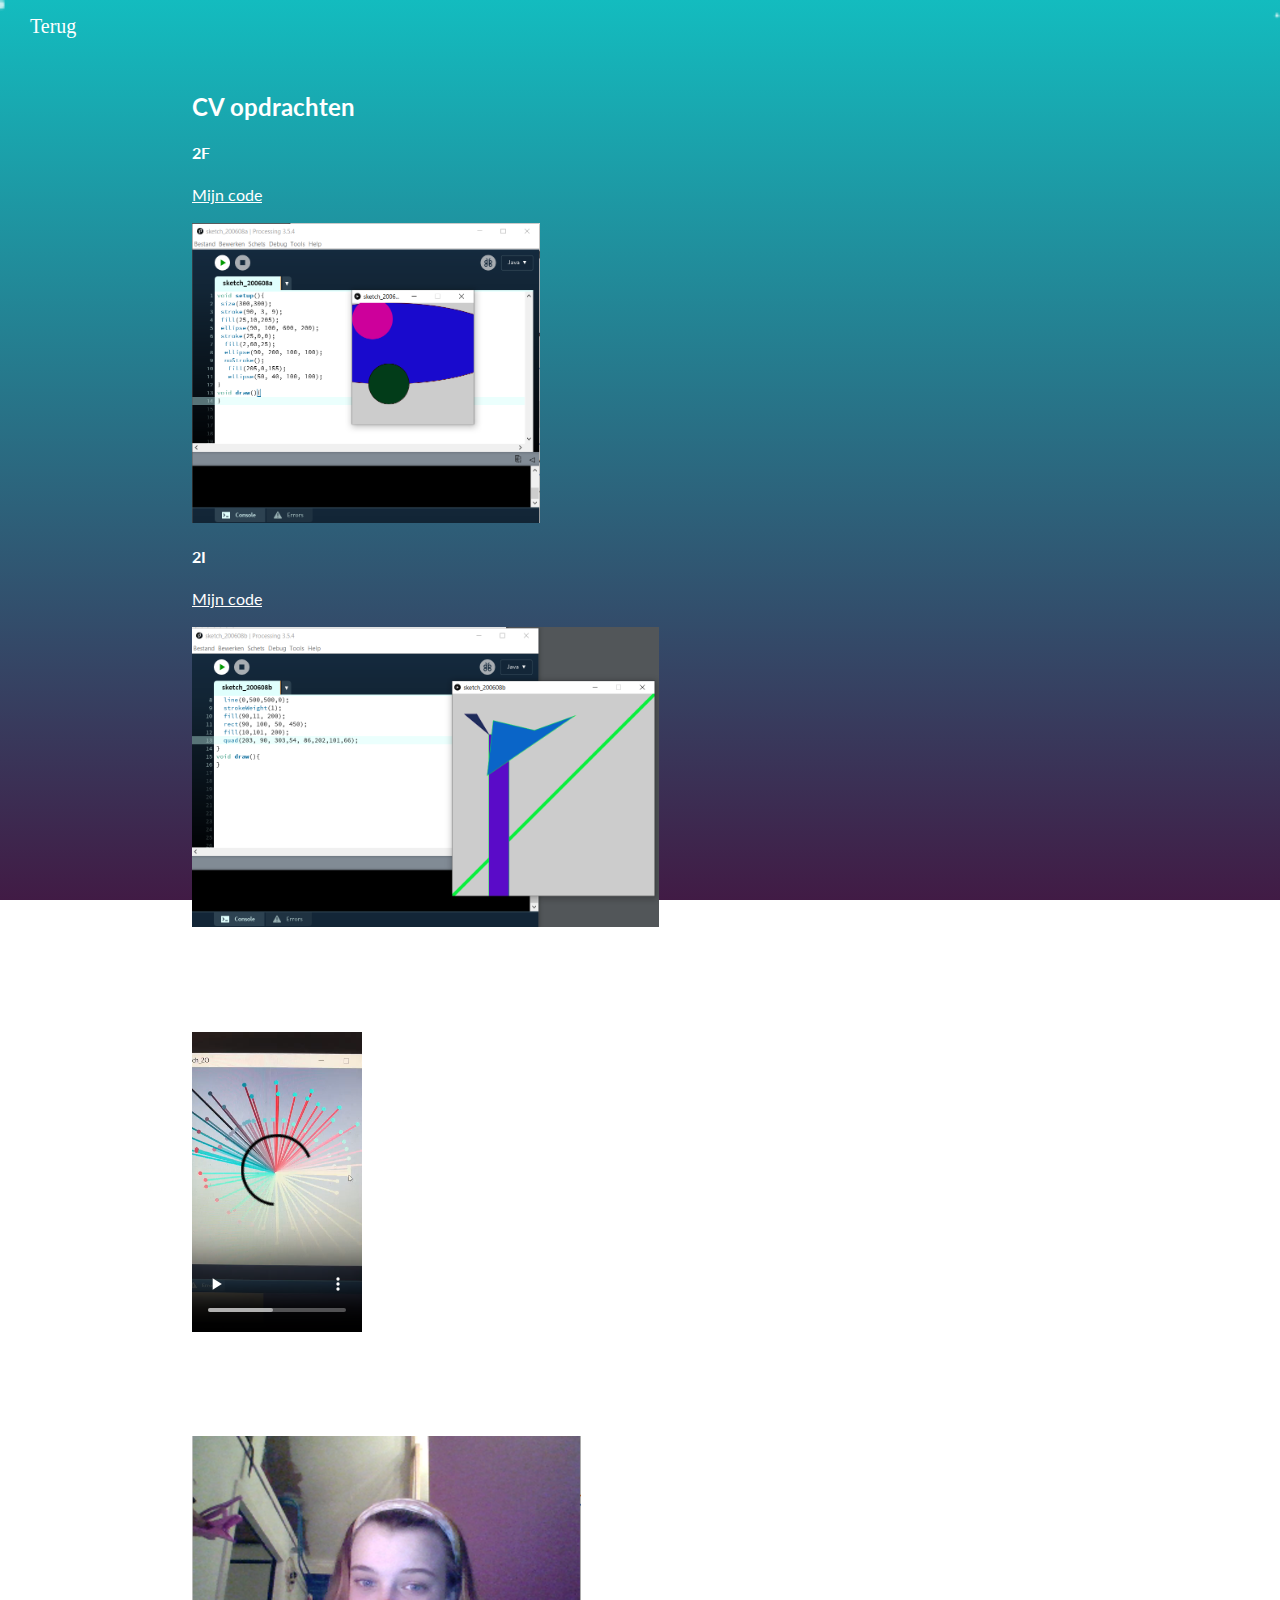
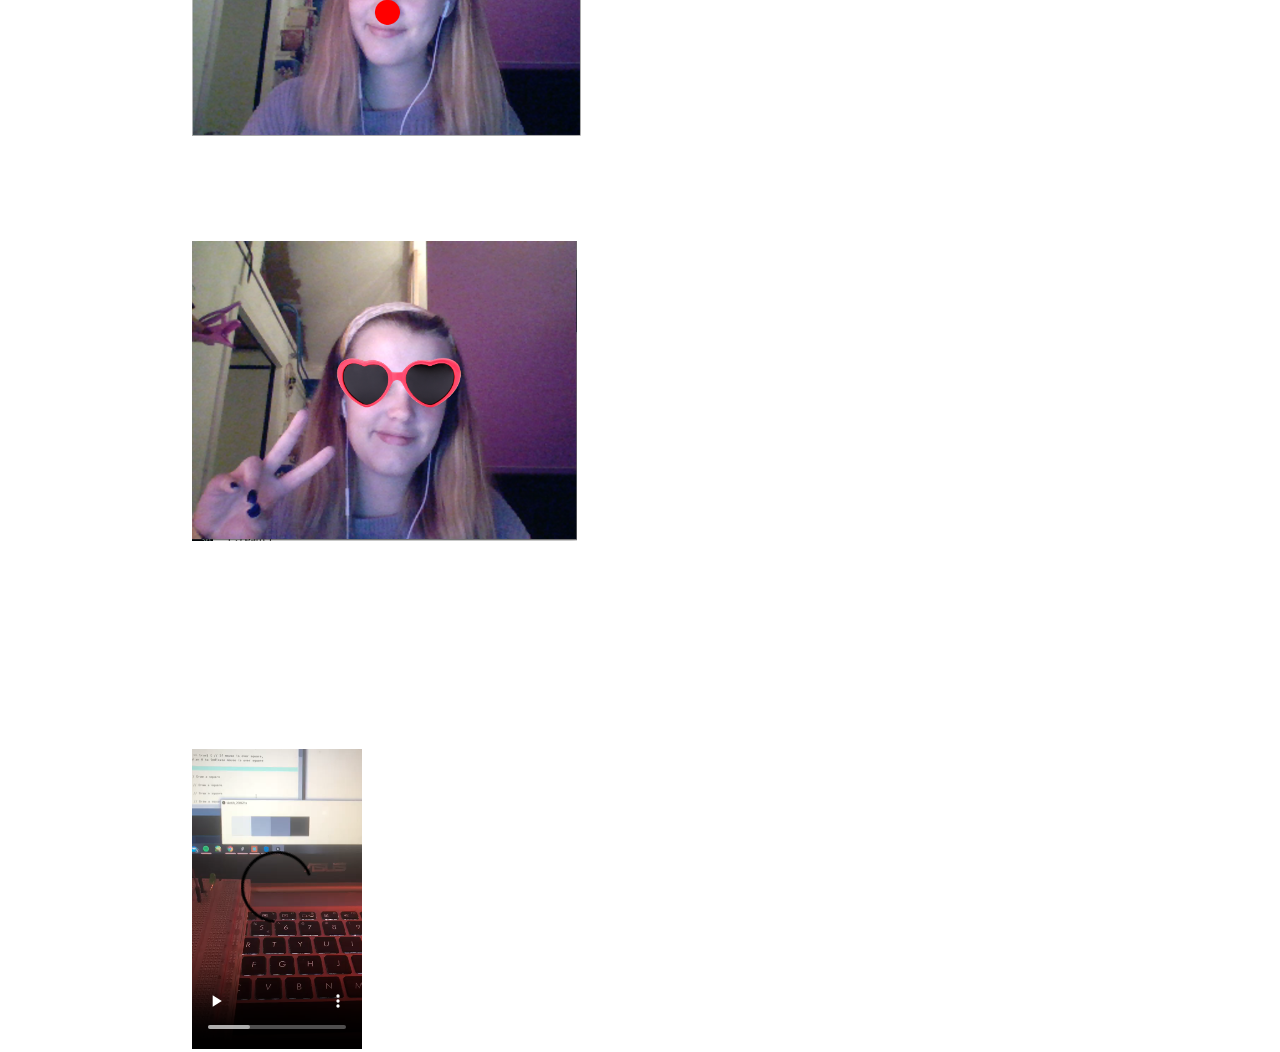
<file: Processingopdr/Processing.html>
<!DOCTYPE html>
<html>
	<head>
		<link rel="stylesheet" type="text/css" href="styles/opdrachten.css"/>
		<meta charset="utf-8"/>
		<meta name="viewport" content="width=device-width, initial-scale=1"/>
		<title>CV opdrachten</title>
	</head>
	<body>
	 	<nav id="hamnav">
	      <!-- [THE HAMBURGER] -->
	      <label for="hamburger">&#9776;</label>
	      <input type="checkbox" id="hamburger"/>
	 
	      <!-- [MENU ITEMS] -->
	      <div id="hamitems">

	        <a href="../index.html" id="terug">Terug</a>
	      </div>
	    </nav>
	    <img id="hero" src="../images/Untitled-1.png"/>
	    <main>
	    	<div id="main">
		    <h2>CV opdrachten</h2>
		 
		    	<h4>2F</h4>
		    	<p><a href="../Arduinocode/2F">Mijn code</a></p>
		    	<img src="../images/2F.png">
		    	<h4>2I</h4>
		    	<p><a href="../Arduinocode/2I">Mijn code</a></p>
		    	<img src="../images/2I.png">
		    	<h4>2O</h4>
		    	<p><a href="../Arduinocode/2O">Mijn code</a></p>
		    	<video controls><source src="../images/2O.mp4" type="video/mp4"></video>
		    	<h4>3B</h4>
		    	<p><a href="../Arduinocode/3B">Mijn code</a></p>
		    	<img src="../images/3B.png">
		    	<h4>3D</h4>
		    	<p><a href="../Arduinocode/3D">Mijn code</a></p>
		    	<img src="../images/3D.png">
		    	<h4>4B</h4>
		    	<p>De vierkantjes hebben een gradient van licht naar donker. Als je met je muis over een licht vierkantje gaat, brandt het lampje fel. Hoe donkerder het vierkantje is, hoe minder fel het lampje brandt.</p>
		    	<p><a href="../Arduinocode/4B">Mijn Processing code</a></p>
		    	<p><a href="../Arduinocode/4ard">Mijn Arduino code</a></p>
		    	<video controls><source src="../images/4B.mp4" type="video/mp4"></video>
	    </main>
	</body>
</html>
</file>
<file: styles/style.css>
@import url('https://fonts.googleapis.com/css2?family=Lato:wght@300;400;700&display=swap');
body {
	background: rgb(65,27,69);
background: linear-gradient(0deg, rgba(65,27,69,1) 0%, rgba(19,188,191,1) 100%);
  background-repeat: no-repeat;
  background-attachment: fixed;
  font-family: Lato;
}

h1, h2, h3{
	text-align: center;
	color: white;
}
h3{
	font-size: 35pt;
}

div{
	background-color: white;
	height: 150px;
	display: flex;
	align-items: center;
	justify-content: center;
	text-align: center;
	border-radius: 20px;
	font-size: 30pt;
	color: rgba(65,27,69,1);
	-webkit-box-shadow: 17px 20px 20px -10px rgba(0,0,0,0.75);
-moz-box-shadow: 17px 20px 20px -10px rgba(0,0,0,0.75);
box-shadow: 17px 20px 20px -10px rgba(0,0,0,0.75);
}
div:hover{
	background-color: rgba(19,188,191,1);
	color: white;
}
a{
	text-decoration: none;
}
#deel1{
	display: grid;
    grid-template-areas: 
     "AR W"
     "AC PI" ;
     grid-gap: 20px;
     width: 100%;
     margin-bottom: 50px;
   }
#ARVR{
	grid-area: AR;
	margin-left: 10%;
}
#W{
	grid-area: W;
	margin-right: 10%;
}
#AC{
	grid-area: AC;
	margin-left: 10%;
}
#PI{
	grid-area: PI;
	margin-right: 10%;
}

#deel2, #deel3{
	width: 70%;
	margin-right: 15%;
	margin-left: 15%;
}
#deel2 div, #deel3 div{
	margin-bottom: 30px;
}
</file>
<file: styles/opdrachten.css>
@import url('https://fonts.googleapis.com/css2?family=Lato:wght@300;400;700&display=swap');
body {
  background: rgb(65,27,69);
background: linear-gradient(0deg, rgba(65,27,69,1) 0%, rgba(19,188,191,1) 100%);
  background-repeat: no-repeat;
  background-attachment: fixed;
  font-family: Lato;
  margin: 0px;
}

h1, h2, h3, h4{
  color: white;
}

h2{
    margin-top: 70px;
}
/* [ON BIG SCREEN] */
/* Wrapper */
#hamnav {
  width: 100%;
  top: 0;
  z-index: 2;


}

/* Hide Hamburger */
#hamnav label, #hamburger { display: none; }

/* Horizontal Menu Items */

#hamitems a {
  float: right;
  padding: 10px;
  margin-right:  80px;
  color: white;
  text-align: center;
  font-family: mukta;
  font-weight: 300;
  font-size: 20px;
  text-decoration: none;

    display: inline-block;
  padding: 15px 20px;
  position: relative;
}
#hamitems #terug {
  clear: both;
  position: absolute;
  top: 0px;
 left: 10px;
}


#hamitems a:after {    
  background: none repeat scroll 0 0 transparent;
  bottom: 0;
  content: "";
  display: block;
  height: 2px;
  left: 50%;
  position: absolute;
  background: #fff;
  transition: width 0.3s ease 0s, left 0.3s ease 0s;
  width: 0;
}
#hamitems a:hover:after { 
  width: 100%; 
  left: 0; 
}
#hero{
  width: 100%;
}
p{
  color: white;
  line-height: 150%;
}
a{
  color: white;
}

#main{
  padding-left: 15%;
    padding-right: 15%;
}

#main img, video{
  height: 300px;
  margin-right: 10px;
}
















@media screen and (max-width: 800px){
  /* Show Hamburger Icon */
  #hamnav label { 
    display: inline-block; 
    padding: 10px;
  }

  /* Break down menu items into vertical */
  #hamitems a {
    display: block;
    width: 100%;
    border-top: 1px solid #333;
    background-color: white;
    margin-right: 0px;
    font-family: mukta;
    color: #0C1130;
  }
  #hamnav{
    background-color: white;

  }

  /* Toggle Show/Hide Menu */
  #hamitems { 
    display: none; 
  }
  #hamnav input:checked ~ #hamitems { 
  display: grid; 
  }
  #hamitems a:nth-of-type(1){
    order: 4
  }
   #hamitems a:nth-of-type(2){
    order: 3
  }
   #hamitems a:nth-of-type(3){
    order: 2
  }
   #hamitems a:nth-of-type(4){
    order: 1
  }


}
</file>
<file: Arduino/styles/opdrachten.css>
@import url('https://fonts.googleapis.com/css2?family=Lato:wght@300;400;700&display=swap');
body {
  background: rgb(65,27,69);
background: linear-gradient(0deg, rgba(65,27,69,1) 0%, rgba(19,188,191,1) 100%);
  background-repeat: no-repeat;
  background-attachment: fixed;
  font-family: Lato;
  margin: 0px;
}

h1, h2, h3, h4{
  color: white;
}

h2{
    margin-top: 70px;
}
/* [ON BIG SCREEN] */
/* Wrapper */
#hamnav {
  width: 100%;
  top: 0;
  z-index: 2;


}

/* Hide Hamburger */
#hamnav label, #hamburger { display: none; }

/* Horizontal Menu Items */

#hamitems a {
  float: right;
  padding: 10px;
  margin-right:  80px;
  color: white;
  text-align: center;
  font-family: mukta;
  font-weight: 300;
  font-size: 20px;
  text-decoration: none;

    display: inline-block;
  padding: 15px 20px;
  position: relative;
}
#hamitems #terug {
  clear: both;
  position: absolute;
  top: 0px;
 left: 10px;
}


#hamitems a:after {    
  background: none repeat scroll 0 0 transparent;
  bottom: 0;
  content: "";
  display: block;
  height: 2px;
  left: 50%;
  position: absolute;
  background: #fff;
  transition: width 0.3s ease 0s, left 0.3s ease 0s;
  width: 0;
}
#hamitems a:hover:after { 
  width: 100%; 
  left: 0; 
}
#hero{
  width: 100%;
}
p{
  color: white;
  line-height: 150%;
}
a{
  color: white;
}

#main{
  padding-left: 15%;
    padding-right: 15%;
}

#main img, video{
  height: 300px;
  margin-right: 10px;
}
















@media screen and (max-width: 800px){
  /* Show Hamburger Icon */
  #hamnav label { 
    display: inline-block; 
    padding: 10px;
  }

  /* Break down menu items into vertical */
  #hamitems a {
    display: block;
    width: 100%;
    border-top: 1px solid #333;
    background-color: white;
    margin-right: 0px;
    font-family: mukta;
    color: #0C1130;
  }
  #hamnav{
    background-color: white;

  }

  /* Toggle Show/Hide Menu */
  #hamitems { 
    display: none; 
  }
  #hamnav input:checked ~ #hamitems { 
  display: grid; 
  }
  #hamitems a:nth-of-type(1){
    order: 4
  }
   #hamitems a:nth-of-type(2){
    order: 3
  }
   #hamitems a:nth-of-type(3){
    order: 2
  }
   #hamitems a:nth-of-type(4){
    order: 1
  }


}
</file>
<file: Artificial/styles/opdrachten.css>
@import url('https://fonts.googleapis.com/css2?family=Lato:wght@300;400;700&display=swap');
body {
  background: rgb(65,27,69);
background: linear-gradient(0deg, rgba(65,27,69,1) 0%, rgba(19,188,191,1) 100%);
  background-repeat: no-repeat;
  background-attachment: fixed;
  font-family: Lato;
  margin: 0px;
}

h1, h2, h3, h4{
  color: white;
}

h2{
    margin-top: 70px;
}
/* [ON BIG SCREEN] */
/* Wrapper */
#hamnav {
  width: 100%;
  top: 0;
  z-index: 2;


}

/* Hide Hamburger */
#hamnav label, #hamburger { display: none; }

/* Horizontal Menu Items */

#hamitems a {
  float: right;
  padding: 10px;
  margin-right:  80px;
  color: white;
  text-align: center;
  font-family: mukta;
  font-weight: 300;
  font-size: 20px;
  text-decoration: none;

    display: inline-block;
  padding: 15px 20px;
  position: relative;
}
#hamitems #terug {
  clear: both;
  position: absolute;
  top: 0px;
 left: 10px;
}


#hamitems a:after {    
  background: none repeat scroll 0 0 transparent;
  bottom: 0;
  content: "";
  display: block;
  height: 2px;
  left: 50%;
  position: absolute;
  background: #fff;
  transition: width 0.3s ease 0s, left 0.3s ease 0s;
  width: 0;
}
#hamitems a:hover:after { 
  width: 100%; 
  left: 0; 
}
#hero{
  width: 100%;
}
p{
  color: white;
  line-height: 150%;
}
a{
  color: white;
}

#main{
  padding-left: 15%;
    padding-right: 15%;
}

#main img, video{
  height: 300px;
  margin-right: 10px;
}
















@media screen and (max-width: 800px){
  /* Show Hamburger Icon */
  #hamnav label { 
    display: inline-block; 
    padding: 10px;
  }

  /* Break down menu items into vertical */
  #hamitems a {
    display: block;
    width: 100%;
    border-top: 1px solid #333;
    background-color: white;
    margin-right: 0px;
    font-family: mukta;
    color: #0C1130;
  }
  #hamnav{
    background-color: white;

  }

  /* Toggle Show/Hide Menu */
  #hamitems { 
    display: none; 
  }
  #hamnav input:checked ~ #hamitems { 
  display: grid; 
  }
  #hamitems a:nth-of-type(1){
    order: 4
  }
   #hamitems a:nth-of-type(2){
    order: 3
  }
   #hamitems a:nth-of-type(3){
    order: 2
  }
   #hamitems a:nth-of-type(4){
    order: 1
  }


}
</file>
<file: ARVR/styles/opdrachten.css>
@import url('https://fonts.googleapis.com/css2?family=Lato:wght@300;400;700&display=swap');
body {
  background: rgb(65,27,69);
background: linear-gradient(0deg, rgba(65,27,69,1) 0%, rgba(19,188,191,1) 100%);
  background-repeat: no-repeat;
  background-attachment: fixed;
  font-family: Lato;
  margin: 0px;
}

h1, h2, h3, h4{
  color: white;
}

h2{
    margin-top: 70px;
}
/* [ON BIG SCREEN] */
/* Wrapper */
#hamnav {
  width: 100%;
  top: 0;
  z-index: 2;


}

/* Hide Hamburger */
#hamnav label, #hamburger { display: none; }

/* Horizontal Menu Items */

#hamitems a {
  float: right;
  padding: 10px;
  margin-right:  80px;
  color: white;
  text-align: center;
  font-family: mukta;
  font-weight: 300;
  font-size: 20px;
  text-decoration: none;

    display: inline-block;
  padding: 15px 20px;
  position: relative;
}
#hamitems #terug {
  clear: both;
  position: absolute;
  top: 0px;
 left: 10px;
}


#hamitems a:after {    
  background: none repeat scroll 0 0 transparent;
  bottom: 0;
  content: "";
  display: block;
  height: 2px;
  left: 50%;
  position: absolute;
  background: #fff;
  transition: width 0.3s ease 0s, left 0.3s ease 0s;
  width: 0;
}
#hamitems a:hover:after { 
  width: 100%; 
  left: 0; 
}
#hero{
  width: 100%;
}
p{
  color: white;
  line-height: 150%;
}
a{
  color: white;
}

#main{
  padding-left: 15%;
    padding-right: 15%;
}

#main img, video{
  height: 300px;
  margin-right: 10px;
}
















@media screen and (max-width: 800px){
  /* Show Hamburger Icon */
  #hamnav label { 
    display: inline-block; 
    padding: 10px;
  }

  /* Break down menu items into vertical */
  #hamitems a {
    display: block;
    width: 100%;
    border-top: 1px solid #333;
    background-color: white;
    margin-right: 0px;
    font-family: mukta;
    color: #0C1130;
  }
  #hamnav{
    background-color: white;

  }

  /* Toggle Show/Hide Menu */
  #hamitems { 
    display: none; 
  }
  #hamnav input:checked ~ #hamitems { 
  display: grid; 
  }
  #hamitems a:nth-of-type(1){
    order: 4
  }
   #hamitems a:nth-of-type(2){
    order: 3
  }
   #hamitems a:nth-of-type(3){
    order: 2
  }
   #hamitems a:nth-of-type(4){
    order: 1
  }


}
</file>
<file: guest/styles/opdrachten.css>
@import url('https://fonts.googleapis.com/css2?family=Lato:wght@300;400;700&display=swap');
body {
  background: rgb(65,27,69);
background: linear-gradient(0deg, rgba(65,27,69,1) 0%, rgba(19,188,191,1) 100%);
  background-repeat: no-repeat;
  background-attachment: fixed;
  font-family: Lato;
  margin: 0px;
}

h1, h2, h3, h4{
  color: white;
}

h2{
    margin-top: 70px;
}
/* [ON BIG SCREEN] */
/* Wrapper */
#hamnav {
  width: 100%;
  top: 0;
  z-index: 2;


}

/* Hide Hamburger */
#hamnav label, #hamburger { display: none; }

/* Horizontal Menu Items */

#hamitems a {
  float: right;
  padding: 10px;
  margin-right:  80px;
  color: white;
  text-align: center;
  font-family: mukta;
  font-weight: 300;
  font-size: 20px;
  text-decoration: none;

    display: inline-block;
  padding: 15px 20px;
  position: relative;
}
#hamitems #terug {
  clear: both;
  position: absolute;
  top: 0px;
 left: 10px;
}


#hamitems a:after {    
  background: none repeat scroll 0 0 transparent;
  bottom: 0;
  content: "";
  display: block;
  height: 2px;
  left: 50%;
  position: absolute;
  background: #fff;
  transition: width 0.3s ease 0s, left 0.3s ease 0s;
  width: 0;
}
#hamitems a:hover:after { 
  width: 100%; 
  left: 0; 
}
#hero{
  width: 100%;
}
p{
  color: white;
  line-height: 150%;
}
a{
  color: white;
}

#main{
  padding-left: 15%;
    padding-right: 15%;
}

#main img, video{
  height: 300px;
  margin-right: 10px;
}
















@media screen and (max-width: 800px){
  /* Show Hamburger Icon */
  #hamnav label { 
    display: inline-block; 
    padding: 10px;
  }

  /* Break down menu items into vertical */
  #hamitems a {
    display: block;
    width: 100%;
    border-top: 1px solid #333;
    background-color: white;
    margin-right: 0px;
    font-family: mukta;
    color: #0C1130;
  }
  #hamnav{
    background-color: white;

  }

  /* Toggle Show/Hide Menu */
  #hamitems { 
    display: none; 
  }
  #hamnav input:checked ~ #hamitems { 
  display: grid; 
  }
  #hamitems a:nth-of-type(1){
    order: 4
  }
   #hamitems a:nth-of-type(2){
    order: 3
  }
   #hamitems a:nth-of-type(3){
    order: 2
  }
   #hamitems a:nth-of-type(4){
    order: 1
  }


}
</file>
<file: PI/styles/opdrachten.css>
@import url('https://fonts.googleapis.com/css2?family=Lato:wght@300;400;700&display=swap');
body {
  background: rgb(65,27,69);
background: linear-gradient(0deg, rgba(65,27,69,1) 0%, rgba(19,188,191,1) 100%);
  background-repeat: no-repeat;
  background-attachment: fixed;
  font-family: Lato;
  margin: 0px;
}

h1, h2, h3, h4{
  color: white;
}

h2{
    margin-top: 70px;
}
/* [ON BIG SCREEN] */
/* Wrapper */
#hamnav {
  width: 100%;
  top: 0;
  z-index: 2;


}

/* Hide Hamburger */
#hamnav label, #hamburger { display: none; }

/* Horizontal Menu Items */

#hamitems a {
  float: right;
  padding: 10px;
  margin-right:  80px;
  color: white;
  text-align: center;
  font-family: mukta;
  font-weight: 300;
  font-size: 20px;
  text-decoration: none;

    display: inline-block;
  padding: 15px 20px;
  position: relative;
}
#hamitems #terug {
  clear: both;
  position: absolute;
  top: 0px;
 left: 10px;
}


#hamitems a:after {    
  background: none repeat scroll 0 0 transparent;
  bottom: 0;
  content: "";
  display: block;
  height: 2px;
  left: 50%;
  position: absolute;
  background: #fff;
  transition: width 0.3s ease 0s, left 0.3s ease 0s;
  width: 0;
}
#hamitems a:hover:after { 
  width: 100%; 
  left: 0; 
}
#hero{
  width: 100%;
}
p{
  color: white;
  line-height: 150%;
}
a{
  color: white;
}

#main{
  padding-left: 15%;
    padding-right: 15%;
}

#main img, video{
  height: 300px;
  margin-right: 10px;
}
















@media screen and (max-width: 800px){
  /* Show Hamburger Icon */
  #hamnav label { 
    display: inline-block; 
    padding: 10px;
  }

  /* Break down menu items into vertical */
  #hamitems a {
    display: block;
    width: 100%;
    border-top: 1px solid #333;
    background-color: white;
    margin-right: 0px;
    font-family: mukta;
    color: #0C1130;
  }
  #hamnav{
    background-color: white;

  }

  /* Toggle Show/Hide Menu */
  #hamitems { 
    display: none; 
  }
  #hamnav input:checked ~ #hamitems { 
  display: grid; 
  }
  #hamitems a:nth-of-type(1){
    order: 4
  }
   #hamitems a:nth-of-type(2){
    order: 3
  }
   #hamitems a:nth-of-type(3){
    order: 2
  }
   #hamitems a:nth-of-type(4){
    order: 1
  }


}
</file>
<file: Processingopdr/styles/opdrachten.css>
@import url('https://fonts.googleapis.com/css2?family=Lato:wght@300;400;700&display=swap');
body {
  background: rgb(65,27,69);
background: linear-gradient(0deg, rgba(65,27,69,1) 0%, rgba(19,188,191,1) 100%);
  background-repeat: no-repeat;
  background-attachment: fixed;
  font-family: Lato;
  margin: 0px;
}

h1, h2, h3, h4{
  color: white;
}

h2{
    margin-top: 70px;
}
/* [ON BIG SCREEN] */
/* Wrapper */
#hamnav {
  width: 100%;
  top: 0;
  z-index: 2;


}

/* Hide Hamburger */
#hamnav label, #hamburger { display: none; }

/* Horizontal Menu Items */

#hamitems a {
  float: right;
  padding: 10px;
  margin-right:  80px;
  color: white;
  text-align: center;
  font-family: mukta;
  font-weight: 300;
  font-size: 20px;
  text-decoration: none;

    display: inline-block;
  padding: 15px 20px;
  position: relative;
}
#hamitems #terug {
  clear: both;
  position: absolute;
  top: 0px;
 left: 10px;
}


#hamitems a:after {    
  background: none repeat scroll 0 0 transparent;
  bottom: 0;
  content: "";
  display: block;
  height: 2px;
  left: 50%;
  position: absolute;
  background: #fff;
  transition: width 0.3s ease 0s, left 0.3s ease 0s;
  width: 0;
}
#hamitems a:hover:after { 
  width: 100%; 
  left: 0; 
}
#hero{
  width: 100%;
}
p{
  color: white;
  line-height: 150%;
}
a{
  color: white;
}

#main{
  padding-left: 15%;
    padding-right: 15%;
}

#main img, video{
  height: 300px;
  margin-right: 10px;
}
















@media screen and (max-width: 800px){
  /* Show Hamburger Icon */
  #hamnav label { 
    display: inline-block; 
    padding: 10px;
  }

  /* Break down menu items into vertical */
  #hamitems a {
    display: block;
    width: 100%;
    border-top: 1px solid #333;
    background-color: white;
    margin-right: 0px;
    font-family: mukta;
    color: #0C1130;
  }
  #hamnav{
    background-color: white;

  }

  /* Toggle Show/Hide Menu */
  #hamitems { 
    display: none; 
  }
  #hamnav input:checked ~ #hamitems { 
  display: grid; 
  }
  #hamitems a:nth-of-type(1){
    order: 4
  }
   #hamitems a:nth-of-type(2){
    order: 3
  }
   #hamitems a:nth-of-type(3){
    order: 2
  }
   #hamitems a:nth-of-type(4){
    order: 1
  }


}
</file>
